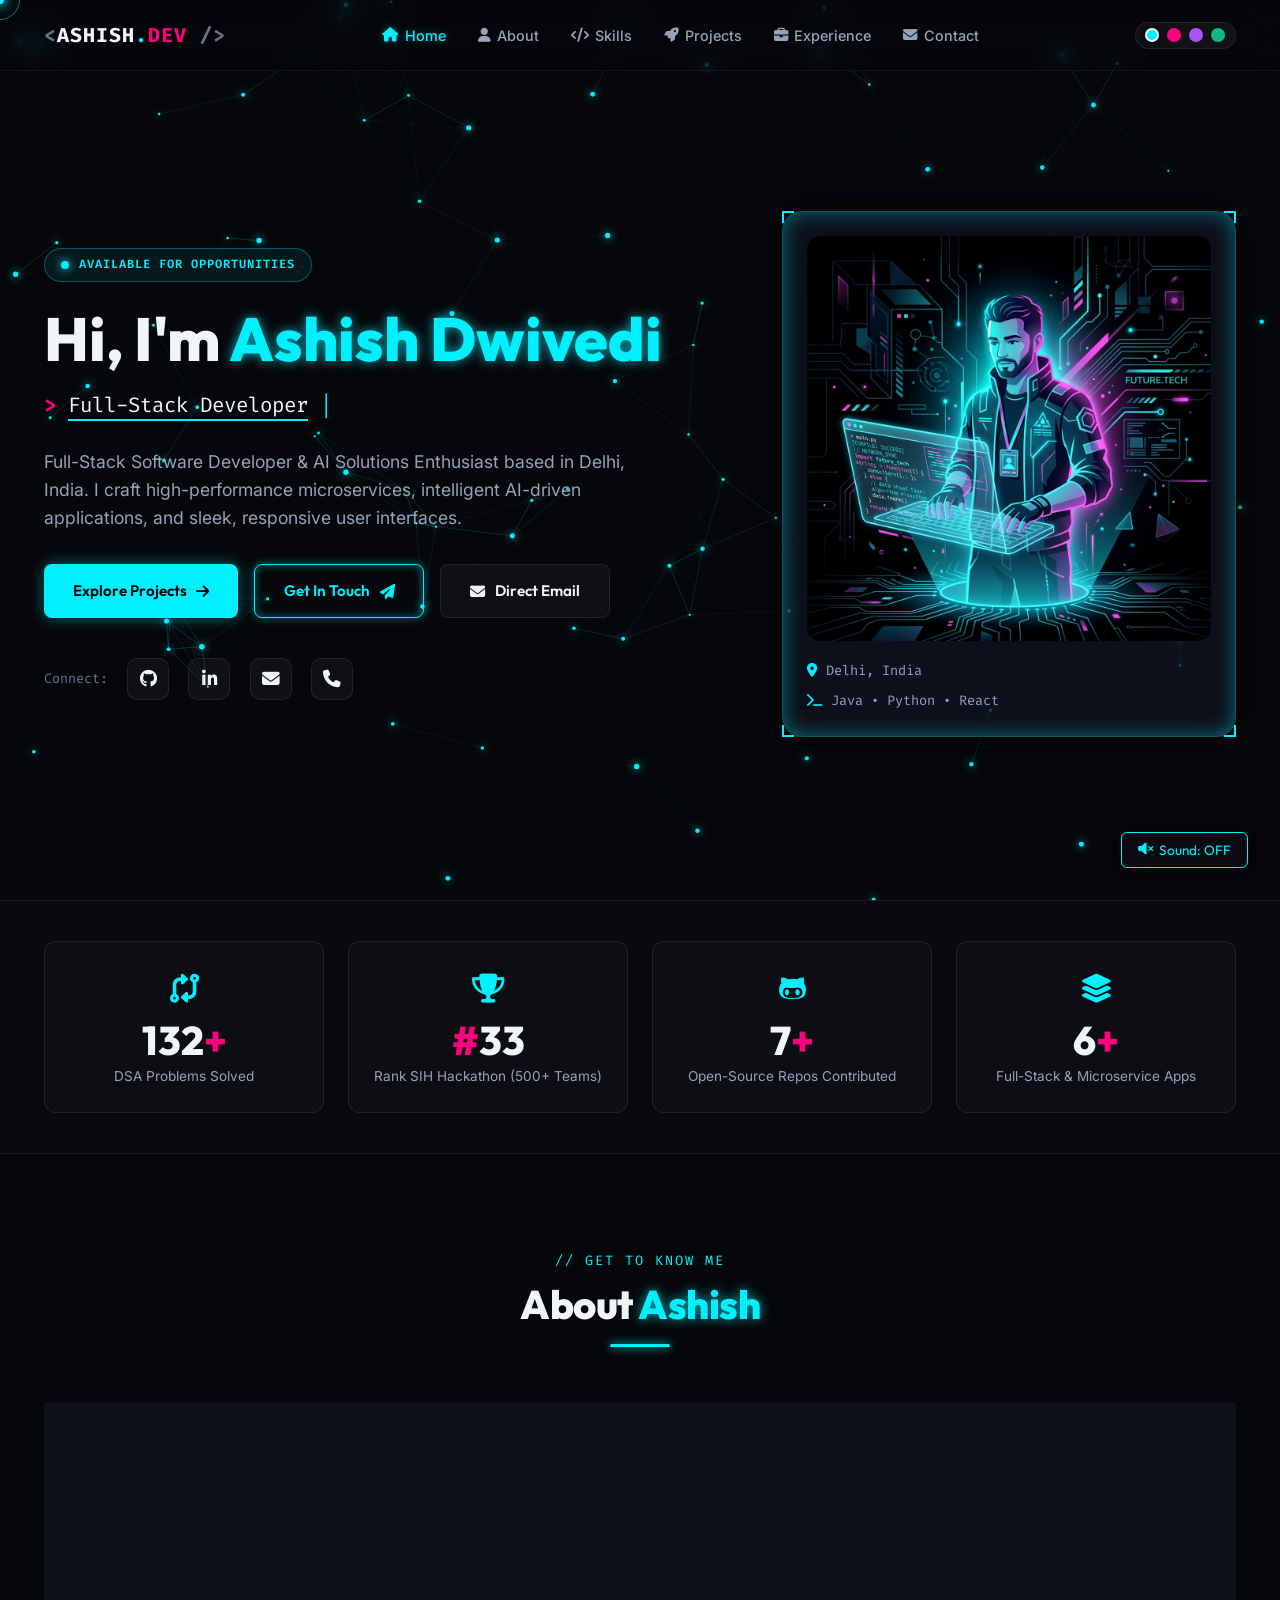
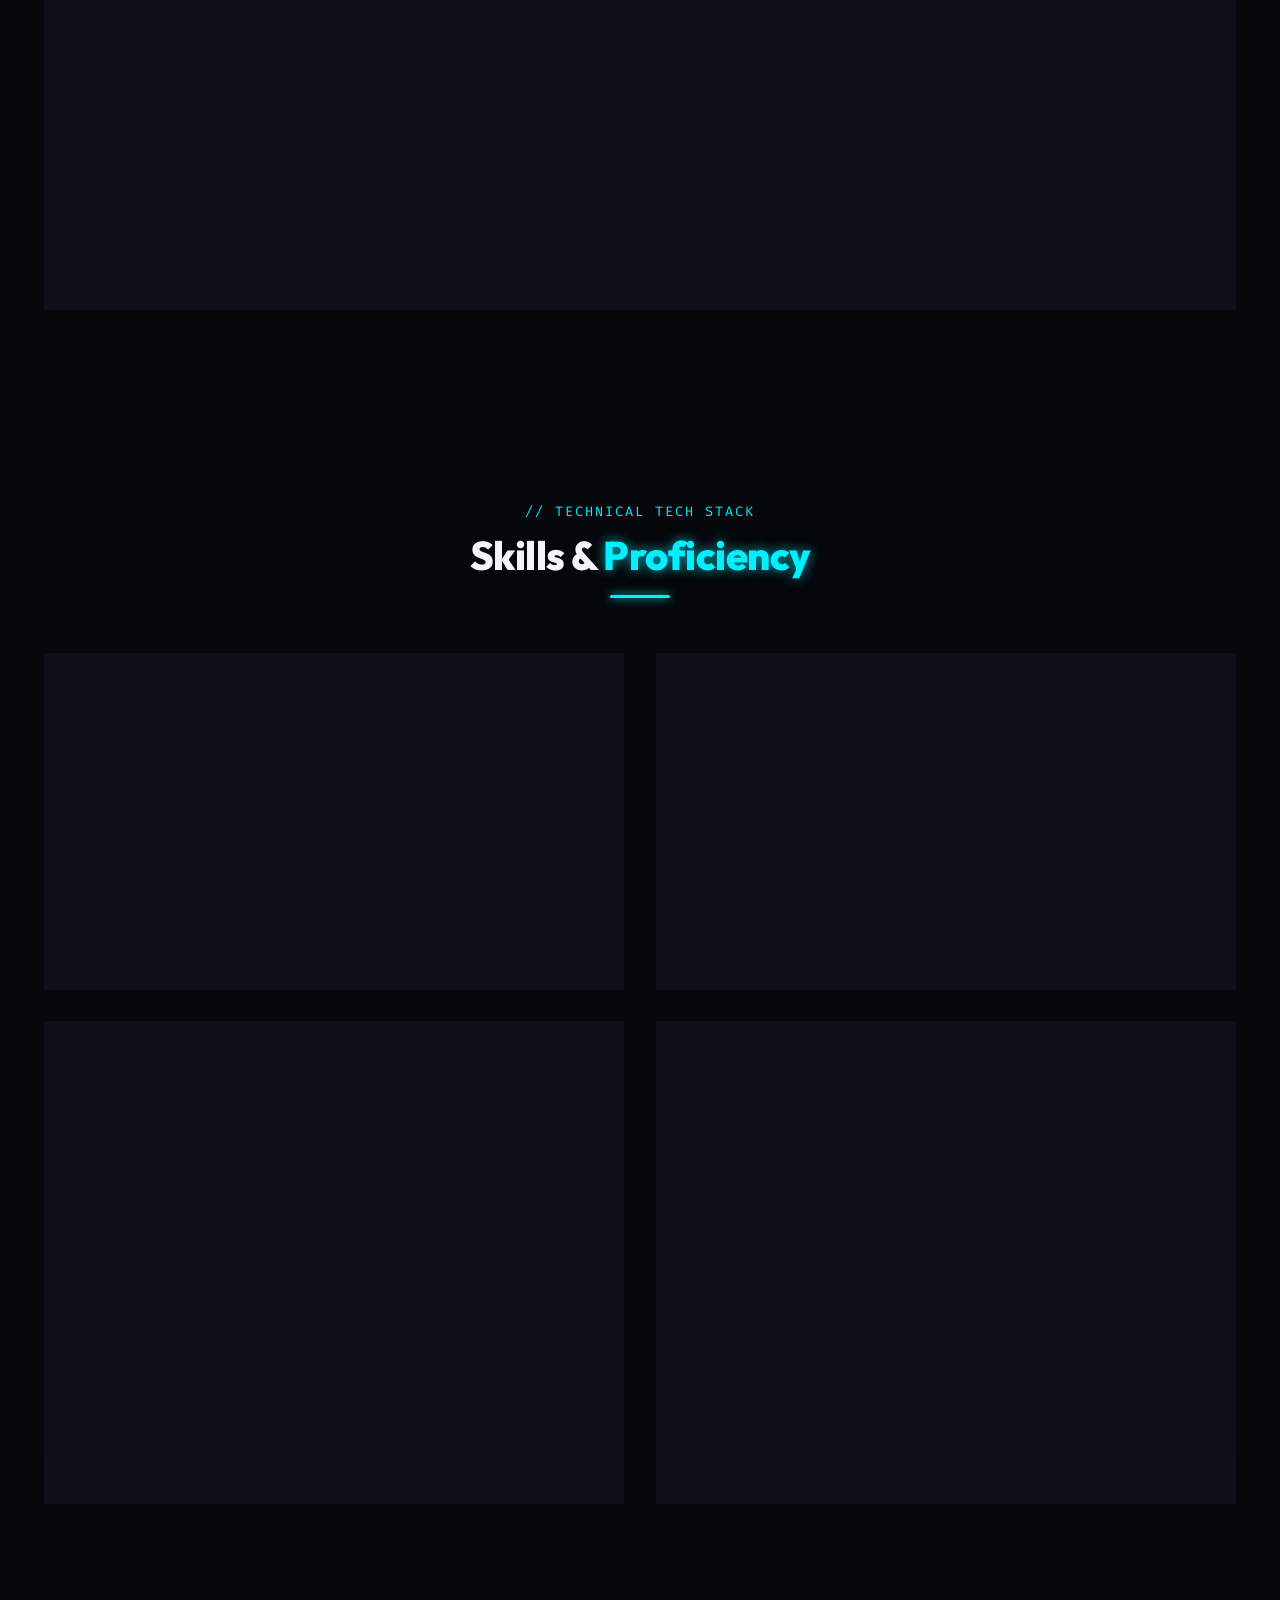
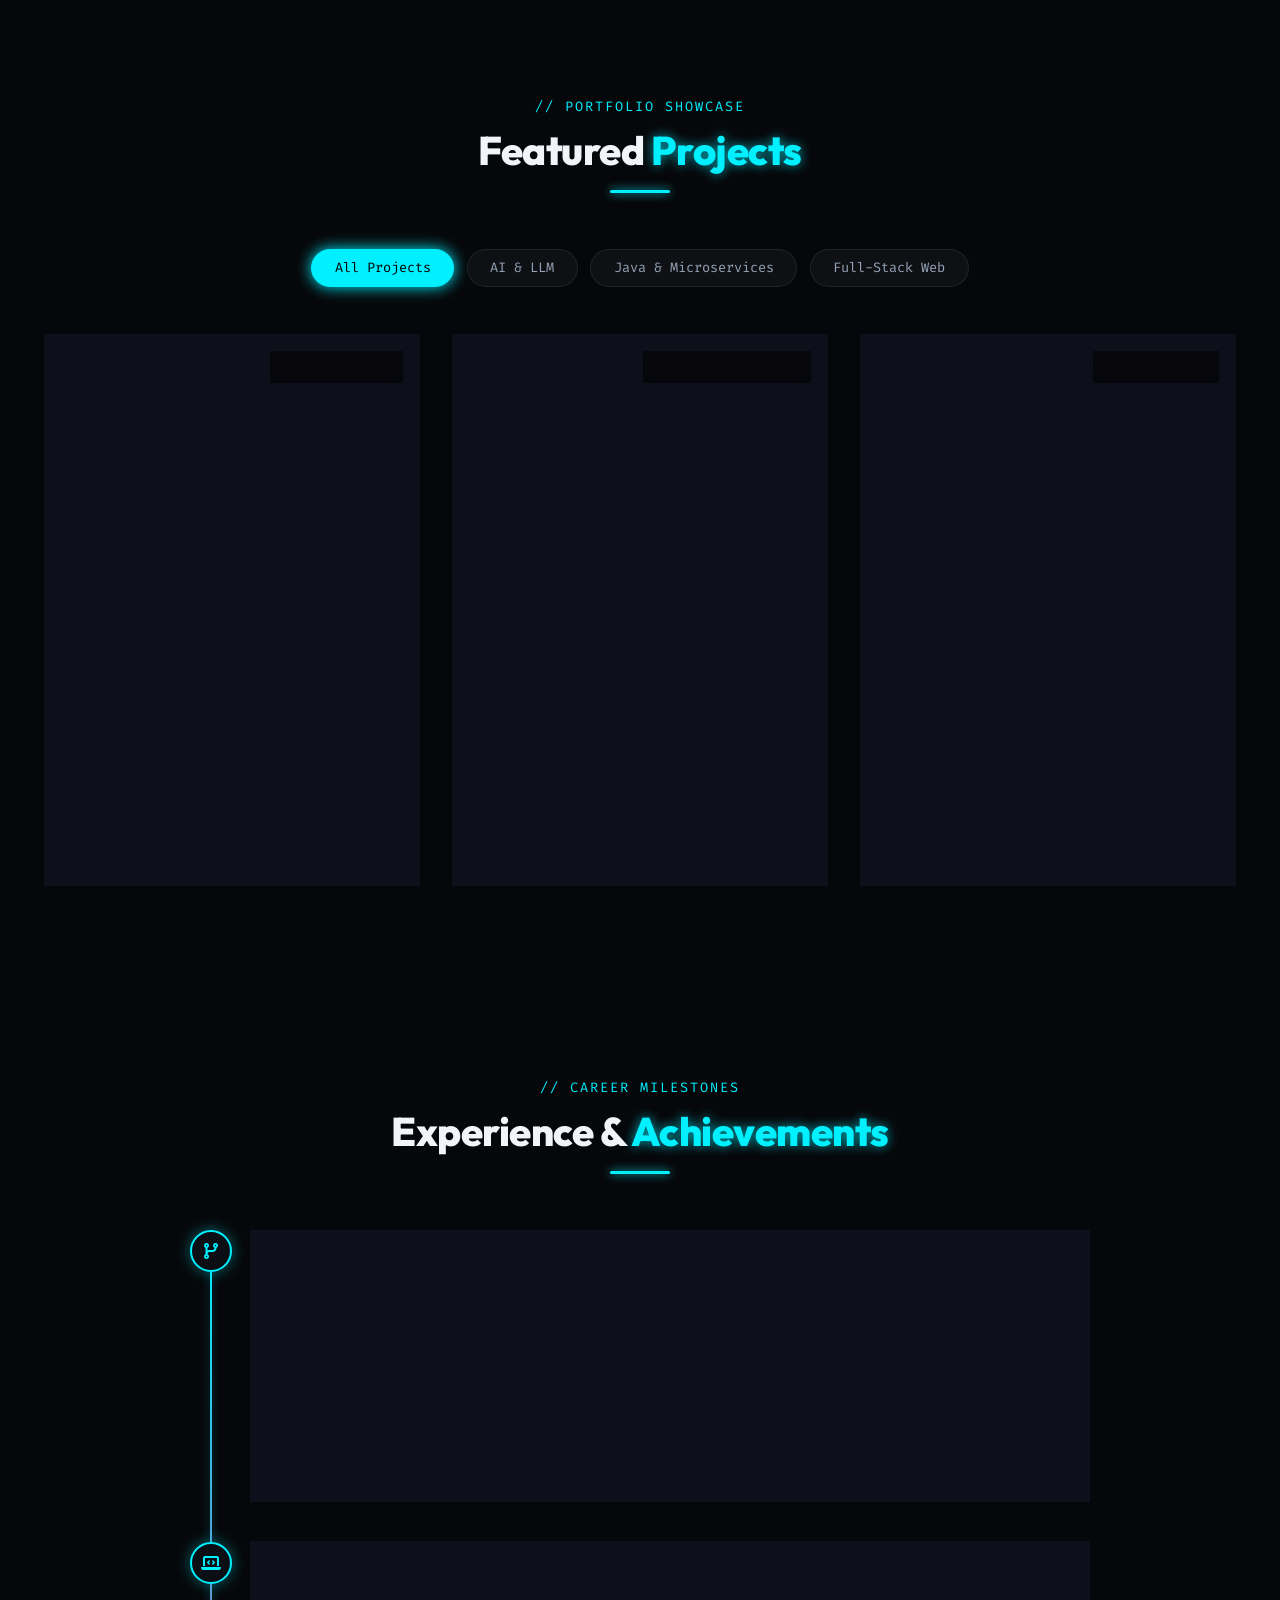
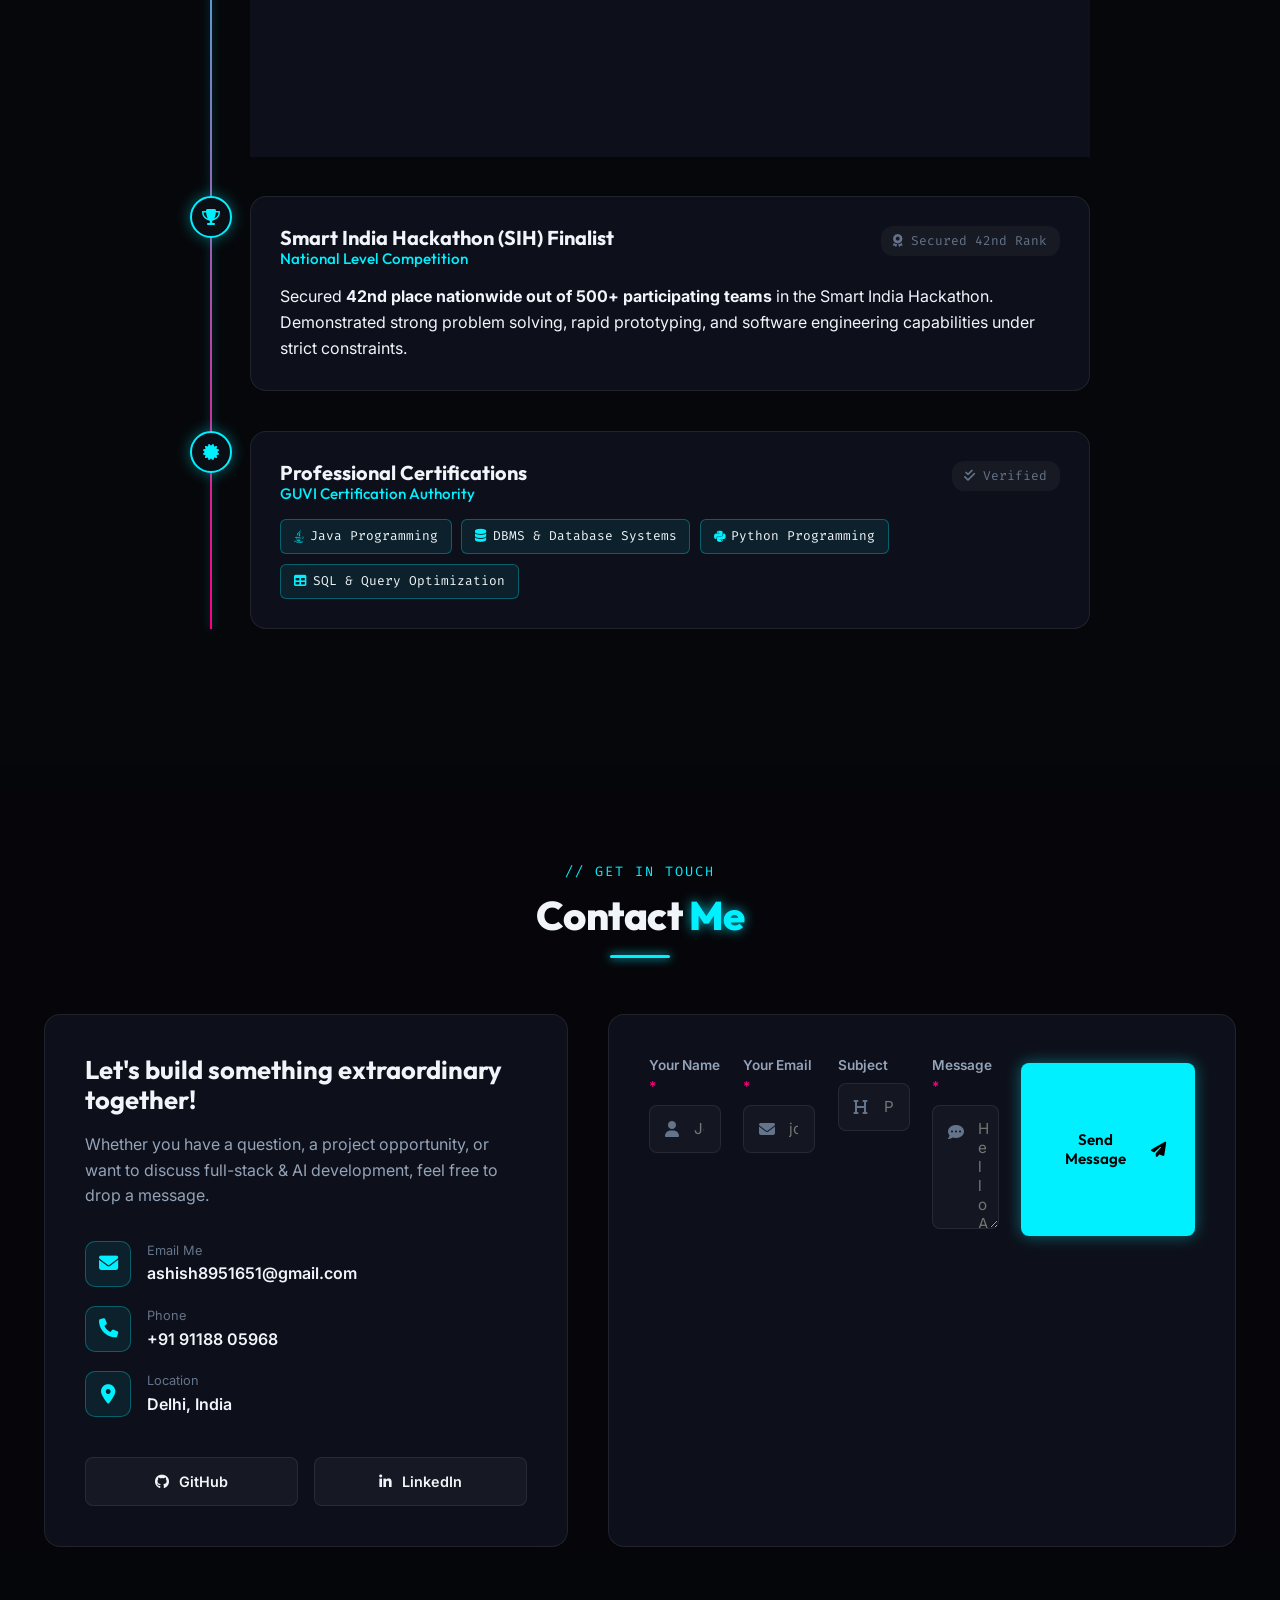
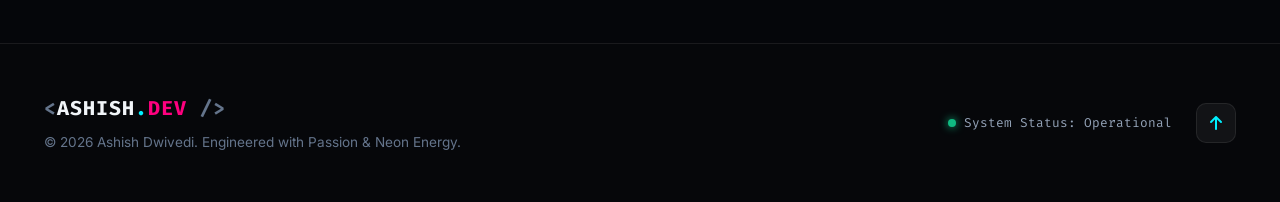
<file: index.html>
<!DOCTYPE html>
<html lang="en" data-theme="cyan">
<head>
  <meta charset="UTF-8">
  <meta name="viewport" content="width=device-width, initial-scale=1.0">
  <meta name="description" content="Ashish Dwivedi - Full-Stack Developer & AI Applications Engineer Portfolio. Specializing in Java, Python, React, Spring Boot, and Microservices.">
  <title>Ashish Dwivedi | Full-Stack & AI Developer</title>
  
  <!-- Google Fonts -->
  <link rel="preconnect" href="https://fonts.googleapis.com">
  <link rel="preconnect" href="https://fonts.gstatic.com" crossorigin>
  <link href="https://fonts.googleapis.com/css2?family=Fira+Code:wght@400;500;600;700&family=Inter:wght@300;400;500;600;700&family=Outfit:wght@400;500;600;700;800;900&display=swap" rel="stylesheet">
  
  <!-- FontAwesome Icons -->
  <link rel="stylesheet" href="https://cdnjs.cloudflare.com/ajax/libs/font-awesome/6.4.0/css/all.min.css">
  
  <!-- Main Stylesheet -->
  <link rel="stylesheet" href="styles.css">
</head>
<body>

  <!-- Background Animated Particle Canvas -->
  <canvas id="particle-canvas"></canvas>

  <!-- Custom Neon Cursor Spotlight -->
  <div class="cursor-dot" id="cursor-dot"></div>
  <div class="cursor-glow" id="cursor-glow"></div>

  <!-- Sound Status Indicator / Floating Audio Toggle -->
  <div class="audio-control-wrapper">
    <button id="sound-toggle" class="neon-btn-sm sound-btn" aria-label="Toggle UI Sound Effects">
      <i class="fa-solid fa-volume-xmark" id="sound-icon"></i>
      <span class="sound-text">Sound: OFF</span>
    </button>
  </div>

  <!-- Navigation Bar -->
  <header class="navbar-container" id="navbar">
    <div class="nav-content max-width">
      <a href="#home" class="nav-logo">
        <span class="logo-bracket">&lt;</span><span class="logo-text">ASHISH</span><span class="logo-dot">.</span><span class="logo-sub">DEV</span><span class="logo-bracket"> /&gt;</span>
      </a>

      <!-- Desktop Links -->
      <nav class="nav-links" id="nav-links">
        <a href="#home" class="nav-link active"><i class="fa-solid fa-house"></i> Home</a>
        <a href="#about" class="nav-link"><i class="fa-solid fa-user"></i> About</a>
        <a href="#skills" class="nav-link"><i class="fa-solid fa-code"></i> Skills</a>
        <a href="#projects" class="nav-link"><i class="fa-solid fa-rocket"></i> Projects</a>
        <a href="#experience" class="nav-link"><i class="fa-solid fa-briefcase"></i> Experience</a>
        <a href="#contact" class="nav-link"><i class="fa-solid fa-envelope"></i> Contact</a>
      </nav>

      <!-- Right Controls: Theme Switcher & Mobile Menu Toggle -->
      <div class="nav-actions">
        <!-- Neon Palette Picker -->
        <div class="theme-picker" id="theme-picker">
          <button class="theme-dot cyan active" data-color="cyan" title="Neon Cyan Theme"></button>
          <button class="theme-dot magenta" data-color="magenta" title="Cyber Magenta Theme"></button>
          <button class="theme-dot purple" data-color="purple" title="Electric Violet Theme"></button>
          <button class="theme-dot emerald" data-color="emerald" title="Acid Lime Theme"></button>
        </div>

        <button class="mobile-menu-btn" id="mobile-toggle" aria-label="Toggle navigation menu">
          <i class="fa-solid fa-bars"></i>
        </button>
      </div>
    </div>
  </header>

  <main>
    <!-- HERO SECTION -->
    <section class="hero-section" id="home">
      <div class="hero-container max-width">
        <div class="hero-text-content">
          <div class="status-badge" data-reveal>
            <span class="status-pulse"></span>
            <span class="status-label">AVAILABLE FOR OPPORTUNITIES</span>
          </div>

          <h1 class="hero-title" data-reveal>
            Hi, I'm <span class="neon-text glow-effect">Ashish Dwivedi</span>
          </h1>

          <div class="typing-container" data-reveal>
            <span class="typing-prefix">&gt; </span>
            <span id="typing-text" class="typing-content"></span>
            <span class="typing-cursor">|</span>
          </div>

          <p class="hero-description" data-reveal>
            Full-Stack Software Developer & AI Solutions Enthusiast based in Delhi, India. 
            I craft high-performance microservices, intelligent AI-driven applications, and sleek, responsive user interfaces.
          </p>

          <!-- Action Buttons -->
          <div class="hero-cta-group" data-reveal>
            <a href="#projects" class="neon-btn primary-btn">
              <span>Explore Projects</span> <i class="fa-solid fa-arrow-right"></i>
            </a>
            <a href="#contact" class="neon-btn secondary-btn">
              <span>Get In Touch</span> <i class="fa-solid fa-paper-plane"></i>
            </a>
            <a href="ashish8951651@gmail.com" class="neon-btn outline-btn" id="email-quick-link" target="_blank" title="Email Ashish">
              <i class="fa-solid fa-envelope"></i> <span>Direct Email</span>
            </a>
          </div>

          <!-- Social Links -->
          <div class="hero-socials" data-reveal>
            <span class="social-label">Connect:</span>
            <a href="https://github.com/" target="_blank" rel="noopener noreferrer" class="social-icon-link" title="GitHub Profile">
              <i class="fa-brands fa-github"></i>
            </a>
            <a href="https://linkedin.com/" target="_blank" rel="noopener noreferrer" class="social-icon-link" title="LinkedIn Profile">
              <i class="fa-brands fa-linkedin-in"></i>
            </a>
            <a href="mailto:ashish8951651@gmail.com" class="social-icon-link" title="Send Email">
              <i class="fa-solid fa-envelope"></i>
            </a>
            <a href="tel:+919118805968" class="social-icon-link" title="Call Ashish">
              <i class="fa-solid fa-phone"></i>
            </a>
          </div>
        </div>

        <!-- Hero Graphic / Avatar Card -->
        <div class="hero-visual" data-reveal>
          <div class="avatar-card-wrapper" id="avatar-card">
            <div class="card-glow-border"></div>
            <div class="avatar-card-inner">
              <div class="card-corner tl"></div>
              <div class="card-corner tr"></div>
              <div class="card-corner bl"></div>
              <div class="card-corner br"></div>
              
              <div class="avatar-img-container">
                <img src="assets/images/avatar.png" alt="Ashish Dwivedi Avatar" class="avatar-img">
                <div class="img-overlay-glow"></div>
              </div>
              
              <div class="avatar-info-tag">
                <div class="info-row">
                  <i class="fa-solid fa-location-dot neon-icon"></i>
                  <span>Delhi, India</span>
                </div>
                <div class="info-row">
                  <i class="fa-solid fa-terminal neon-icon"></i>
                  <span>Java • Python • React</span>
                </div>
              </div>
            </div>
          </div>
        </div>
      </div>
    </section>

    <!-- KEY STATS COUNTER STRIP -->
    <section class="stats-section">
      <div class="stats-container max-width">
        <div class="stat-card" data-reveal>
          <div class="stat-icon"><i class="fa-solid fa-code-compare"></i></div>
          <div class="stat-number-wrapper">
            <span class="stat-number" data-target="150">0</span><span class="stat-plus">+</span>
          </div>
          <p class="stat-label">DSA Problems Solved</p>
        </div>

        <div class="stat-card" data-reveal>
          <div class="stat-icon"><i class="fa-solid fa-trophy"></i></div>
          <div class="stat-number-wrapper">
            <span class="stat-hash">#</span><span class="stat-number" data-target="42">0</span>
          </div>
          <p class="stat-label">Rank SIH Hackathon (500+ Teams)</p>
        </div>

        <div class="stat-card" data-reveal>
          <div class="stat-icon"><i class="fa-brands fa-github-alt"></i></div>
          <div class="stat-number-wrapper">
            <span class="stat-number" data-target="7">0</span><span class="stat-plus">+</span>
          </div>
          <p class="stat-label">Open-Source Repos Contributed</p>
        </div>

        <div class="stat-card" data-reveal>
          <div class="stat-icon"><i class="fa-solid fa-layer-group"></i></div>
          <div class="stat-number-wrapper">
            <span class="stat-number" data-target="6">0</span><span class="stat-plus">+</span>
          </div>
          <p class="stat-label">Full-Stack & Microservice Apps</p>
        </div>
      </div>
    </section>

    <!-- ABOUT SECTION -->
    <section class="about-section" id="about">
      <div class="section-container max-width">
        <div class="section-header" data-reveal>
          <span class="section-subtitle">// GET TO KNOW ME</span>
          <h2 class="section-title">About <span class="neon-text">Ashish</span></h2>
          <div class="section-line"></div>
        </div>

        <div class="about-grid">
          <div class="about-bio-card glass-panel" data-reveal>
            <h3 class="bio-heading"><i class="fa-solid fa-terminal neon-icon"></i> Software Developer & Problem Solver</h3>
            <p class="bio-text">
              I am a detail-oriented software developer with robust foundations in <strong>Java</strong>, <strong>Python</strong>, <strong>React.js</strong>, and <strong>Data Structures & Algorithms</strong>. 
              My journey spans building AI-integrated web applications, architecting microservices with Spring Cloud, and contributing to open-source initiatives like <em>GirlScript Summer of Code</em>.
            </p>
            <p class="bio-text">
              Whether optimizing database queries with ORMs, implementing multi-threaded asynchronous notification pipelines, or designing REST APIs, I thrive on writing clean, scalable, and maintainable code that solves real-world challenges.
            </p>

            <div class="highlights-grid">
              <div class="highlight-item">
                <i class="fa-solid fa-brain highlight-icon"></i>
                <div>
                  <h4>Algorithmic Mindset</h4>
                  <p>Strong focus on OOP, DSA, System Architecture & Database Normalization.</p>
                </div>
              </div>
              <div class="highlight-item">
                <i class="fa-solid fa-microchip highlight-icon"></i>
                <div>
                  <h4>AI & LLM Integration</h4>
                  <p>Building real-time AI tools with FastAPI, Gemini API, and custom NLP parsers.</p>
                </div>
              </div>
              <div class="highlight-item">
                <i class="fa-solid fa-network-wired highlight-icon"></i>
                <div>
                  <h4>Distributed Systems</h4>
                  <p>Microservices with Spring Cloud, Resilience4j circuit breakers & WebSocket streams.</p>
                </div>
              </div>
              <div class="highlight-item">
                <i class="fa-solid fa-people-group highlight-icon"></i>
                <div>
                  <h4>Collaborative Developer</h4>
                  <p>Active open-source contributor, Agile team member, and hackathon competitor.</p>
                </div>
              </div>
            </div>
          </div>
        </div>
      </div>
    </section>

    <!-- SKILLS MATRIX SECTION -->
    <section class="skills-section" id="skills">
      <div class="section-container max-width">
        <div class="section-header" data-reveal>
          <span class="section-subtitle">// TECHNICAL TECH STACK</span>
          <h2 class="section-title">Skills & <span class="neon-text">Proficiency</span></h2>
          <div class="section-line"></div>
        </div>

        <div class="skills-wrapper">
          <!-- Languages Category -->
          <div class="skill-category-card glass-panel" data-reveal>
            <div class="category-header">
              <i class="fa-solid fa-code category-icon"></i>
              <h3>Programming Languages</h3>
            </div>
            <div class="skill-items-list">
              <div class="skill-bar-item">
                <div class="skill-info">
                  <span>Java (OOP, Concurrency, JDBC)</span>
                  <span class="skill-perc">90%</span>
                </div>
                <div class="skill-track"><div class="skill-fill" style="width: 90%;"></div></div>
              </div>
              <div class="skill-bar-item">
                <div class="skill-info">
                  <span>Python (FastAPI, AI/ML, PyPDF)</span>
                  <span class="skill-perc">85%</span>
                </div>
                <div class="skill-track"><div class="skill-fill" style="width: 85%;"></div></div>
              </div>
              <div class="skill-bar-item">
                <div class="skill-info">
                  <span>JavaScript & TypeScript</span>
                  <span class="skill-perc">85%</span>
                </div>
                <div class="skill-track"><div class="skill-fill" style="width: 85%;"></div></div>
              </div>
              <div class="skill-bar-item">
                <div class="skill-info">
                  <span>C Language</span>
                  <span class="skill-perc">75%</span>
                </div>
                <div class="skill-track"><div class="skill-fill" style="width: 75%;"></div></div>
              </div>
            </div>
          </div>

          <!-- Web & Frameworks Category -->
          <div class="skill-category-card glass-panel" data-reveal>
            <div class="category-header">
              <i class="fa-solid fa-cubes category-icon"></i>
              <h3>Web & Frameworks</h3>
            </div>
            <div class="skill-items-list">
              <div class="skill-bar-item">
                <div class="skill-info">
                  <span>Spring Boot & Spring Cloud</span>
                  <span class="skill-perc">88%</span>
                </div>
                <div class="skill-track"><div class="skill-fill" style="width: 88%;"></div></div>
              </div>
              <div class="skill-bar-item">
                <div class="skill-info">
                  <span>React.js & Tailwind CSS</span>
                  <span class="skill-perc">85%</span>
                </div>
                <div class="skill-track"><div class="skill-fill" style="width: 85%;"></div></div>
              </div>
              <div class="skill-bar-item">
                <div class="skill-info">
                  <span>FastAPI & REST APIs</span>
                  <span class="skill-perc">85%</span>
                </div>
                <div class="skill-track"><div class="skill-fill" style="width: 85%;"></div></div>
              </div>
              <div class="skill-bar-item">
                <div class="skill-info">
                  <span>HTML5, CSS3, DOM Manipulation</span>
                  <span class="skill-perc">92%</span>
                </div>
                <div class="skill-track"><div class="skill-fill" style="width: 92%;"></div></div>
              </div>
            </div>
          </div>

          <!-- Databases & Tools Category -->
          <div class="skill-category-card glass-panel" data-reveal>
            <div class="category-header">
              <i class="fa-solid fa-database category-icon"></i>
              <h3>Databases & Infrastructure</h3>
            </div>
            <div class="skill-items-list">
              <div class="skill-bar-item">
                <div class="skill-info">
                  <span>MySQL & Relational Schema Design</span>
                  <span class="skill-perc">88%</span>
                </div>
                <div class="skill-track"><div class="skill-fill" style="width: 88%;"></div></div>
              </div>
              <div class="skill-bar-item">
                <div class="skill-info">
                  <span>SQLAlchemy ORM & JDBC</span>
                  <span class="skill-perc">85%</span>
                </div>
                <div class="skill-track"><div class="skill-fill" style="width: 85%;"></div></div>
              </div>
              <div class="skill-bar-item">
                <div class="skill-info">
                  <span>Git, GitHub & Version Control</span>
                  <span class="skill-perc">90%</span>
                </div>
                <div class="skill-track"><div class="skill-fill" style="width: 90%;"></div></div>
              </div>
              <div class="skill-bar-item">
                <div class="skill-info">
                  <span>Apache Tomcat 10.1 & Servlets</span>
                  <span class="skill-perc">80%</span>
                </div>
                <div class="skill-track"><div class="skill-fill" style="width: 80%;"></div></div>
              </div>
            </div>
          </div>

          <!-- Core CS Concepts -->
          <div class="skill-category-card glass-panel" data-reveal>
            <div class="category-header">
              <i class="fa-solid fa-diagram-project category-icon"></i>
              <h3>Core Fundamentals</h3>
            </div>
            <div class="skill-tags-cloud">
              <span class="tech-tag neon-tag"><i class="fa-solid fa-check"></i> Data Structures & Algorithms</span>
              <span class="tech-tag neon-tag"><i class="fa-solid fa-check"></i> Object-Oriented Programming (OOP)</span>
              <span class="tech-tag neon-tag"><i class="fa-solid fa-check"></i> Microservices Architecture</span>
              <span class="tech-tag neon-tag"><i class="fa-solid fa-check"></i> WebSocket Real-Time Protocols</span>
              <span class="tech-tag neon-tag"><i class="fa-solid fa-check"></i> Circuit Breakers (Resilience4j)</span>
              <span class="tech-tag neon-tag"><i class="fa-solid fa-check"></i> Multithreading & Async Processing</span>
              <span class="tech-tag neon-tag"><i class="fa-solid fa-check"></i> Operating Systems & DBMS</span>
              <span class="tech-tag neon-tag"><i class="fa-solid fa-check"></i> Agile & GitHub Workflows</span>
            </div>
          </div>
        </div>
      </div>
    </section>

    <!-- FEATURED PROJECTS SECTION -->
    <section class="projects-section" id="projects">
      <div class="section-container max-width">
        <div class="section-header" data-reveal>
          <span class="section-subtitle">// PORTFOLIO SHOWCASE</span>
          <h2 class="section-title">Featured <span class="neon-text">Projects</span></h2>
          <div class="section-line"></div>
        </div>

        <!-- Filter Controls -->
        <div class="project-filters" data-reveal>
          <button class="filter-btn active" data-filter="all">All Projects</button>
          <button class="filter-btn" data-filter="ai">AI & LLM</button>
          <button class="filter-btn" data-filter="java">Java & Microservices</button>
          <button class="filter-btn" data-filter="web">Full-Stack Web</button>
        </div>

        <!-- Projects Grid -->
        <div class="projects-grid">
          
          <!-- PROJECT 1: AI INTERVIEW COPILOT -->
          <article class="project-card glass-panel" data-category="ai" data-reveal>
            <div class="project-img-wrapper">
              <img src="assets/images/project-ai.png" alt="AI Interview Copilot Preview" class="project-img">
              <div class="project-img-badge">AI / Full-Stack</div>
            </div>
            
            <div class="project-content">
              <h3 class="project-title">AI Interview Copilot</h3>
              <p class="project-summary">
                Full-stack AI application delivering automated mock technical & behavioral interviews with instant LLM-powered feedback and ATS compatibility scoring.
              </p>
              
              <div class="project-tech-stack">
                <span class="badge">React</span>
                <span class="badge">TypeScript</span>
                <span class="badge">FastAPI</span>
                <span class="badge">Python</span>
                <span class="badge">Gemini API</span>
                <span class="badge">SQLAlchemy</span>
              </div>

              <div class="project-links">
                <button class="neon-btn-sm modal-trigger" data-modal="modal-ai">
                  <i class="fa-solid fa-circle-info"></i> Learn More
                </button>
                <a href="https://github.com/" target="_blank" rel="noopener noreferrer" class="neon-btn-sm outline" title="View Source Code on GitHub">
                  <i class="fa-brands fa-github"></i> GitHub Code
                </a>
              </div>
            </div>
          </article>

          <!-- PROJECT 2: MICROSERVICES FINANCE -->
          <article class="project-card glass-panel" data-category="java" data-reveal>
            <div class="project-img-wrapper">
              <img src="assets/images/project-microservices.png" alt="Microservices Financial Processing Preview" class="project-img">
              <div class="project-img-badge">Java / Microservices</div>
            </div>
            
            <div class="project-content">
              <h3 class="project-title">Real-Time Financial Transaction Processing</h3>
              <p class="project-summary">
                Architected a 6-service microservice ecosystem with Spring Boot 3, WebSocket live alerts, OpenFeign inter-service REST, and Resilience4j circuit breakers.
              </p>
              
              <div class="project-tech-stack">
                <span class="badge">Java</span>
                <span class="badge">Spring Boot 3</span>
                <span class="badge">Spring Cloud</span>
                <span class="badge">WebSocket</span>
                <span class="badge">MySQL</span>
                <span class="badge">Resilience4j</span>
              </div>

              <div class="project-links">
                <button class="neon-btn-sm modal-trigger" data-modal="modal-finance">
                  <i class="fa-solid fa-circle-info"></i> Learn More
                </button>
                <a href="https://github.com/" target="_blank" rel="noopener noreferrer" class="neon-btn-sm outline" title="View Source Code on GitHub">
                  <i class="fa-brands fa-github"></i> GitHub Code
                </a>
              </div>
            </div>
          </article>

          <!-- PROJECT 3: FUSION FEAST -->
          <article class="project-card glass-panel" data-category="web" data-reveal>
            <div class="project-img-wrapper">
              <img src="assets/images/project-fusion.png" alt="Fusion Feast Web Application Preview" class="project-img">
              <div class="project-img-badge">Full-Stack Web</div>
            </div>
            
            <div class="project-content">
              <h3 class="project-title">Fusion Feast - Full-Stack Restaurant Web App</h3>
              <p class="project-summary">
                End-to-end restaurant management solution with 4 RESTful Java Servlets, MVC architecture, JDBC PreparedStatements, and asynchronous multi-threaded notification dispatch.
              </p>
              
              <div class="project-tech-stack">
                <span class="badge">Java Servlets</span>
                <span class="badge">JSP</span>
                <span class="badge">JDBC</span>
                <span class="badge">MySQL</span>
                <span class="badge">Apache Tomcat 10.1</span>
              </div>

              <div class="project-links">
                <button class="neon-btn-sm modal-trigger" data-modal="modal-fusion">
                  <i class="fa-solid fa-circle-info"></i> Learn More
                </button>
                <a href="https://github.com/" target="_blank" rel="noopener noreferrer" class="neon-btn-sm outline" title="View Source Code on GitHub">
                  <i class="fa-brands fa-github"></i> GitHub Code
                </a>
              </div>
            </div>
          </article>

        </div>
      </div>
    </section>

    <!-- EXPERIENCE & ACHIEVEMENTS SECTION -->
    <section class="experience-section" id="experience">
      <div class="section-container max-width">
        <div class="section-header" data-reveal>
          <span class="section-subtitle">// CAREER MILESTONES</span>
          <h2 class="section-title">Experience & <span class="neon-text">Achievements</span></h2>
          <div class="section-line"></div>
        </div>

        <div class="timeline-container">
          
          <!-- Item 1: GirlScript -->
          <div class="timeline-item" data-reveal>
            <div class="timeline-dot"><i class="fa-solid fa-code-branch"></i></div>
            <div class="timeline-content glass-panel">
              <div class="timeline-header">
                <div>
                  <h3 class="role-title">Open-Source Contributor (Intern)</h3>
                  <h4 class="company-name">GirlScript Summer of Code</h4>
                </div>
                <span class="timeline-date"><i class="fa-regular fa-calendar"></i> Jul 2025 - Sep 2025</span>
              </div>
              <ul class="timeline-bullets">
                <li>Contributed to <strong>7+ open-source repositories</strong> by implementing key features and code refactoring.</li>
                <li>Developed a <em>Coding Contest Companion Bot</em> integrating CodeChef, CodeForces, and TechGig APIs.</li>
                <li>Resolved 15+ complex issues, enhanced documentation, and reduced contributor onboarding time by <strong>25%</strong>.</li>
                <li>Collaborated with over 100+ global contributors using GitHub issues, pull requests, and Agile workflows.</li>
              </ul>
            </div>
          </div>

          <!-- Item 2: Prodigy InfoTech -->
          <div class="timeline-item" data-reveal>
            <div class="timeline-dot"><i class="fa-solid fa-laptop-code"></i></div>
            <div class="timeline-content glass-panel">
              <div class="timeline-header">
                <div>
                  <h3 class="role-title">Web Development Intern</h3>
                  <h4 class="company-name">Prodigy InfoTech</h4>
                </div>
                <span class="timeline-date"><i class="fa-regular fa-calendar"></i> Jul 2024 - Aug 2024</span>
              </div>
              <ul class="timeline-bullets">
                <li>Designed and developed 6 fully responsive web modules using HTML5, CSS3, and JavaScript.</li>
                <li>Implemented modern UI/UX enhancements and validated cross-browser cross-platform compatibility.</li>
                <li>Worked in a fast-paced development team to deliver software modules ahead of schedule.</li>
              </ul>
            </div>
          </div>

          <!-- Item 3: Smart India Hackathon & Problem Solving -->
          <div class="timeline-item" data-reveal>
            <div class="timeline-dot"><i class="fa-solid fa-trophy"></i></div>
            <div class="timeline-content glass-panel">
              <div class="timeline-header">
                <div>
                  <h3 class="role-title">Smart India Hackathon (SIH) Finalist</h3>
                  <h4 class="company-name">National Level Competition</h4>
                </div>
                <span class="timeline-date"><i class="fa-solid fa-award"></i> Secured 42nd Rank</span>
              </div>
              <p class="timeline-text">
                Secured <strong>42nd place nationwide out of 500+ participating teams</strong> in the Smart India Hackathon. 
                Demonstrated strong problem solving, rapid prototyping, and software engineering capabilities under strict constraints.
              </p>
            </div>
          </div>

          <!-- Item 4: Certifications -->
          <div class="timeline-item" data-reveal>
            <div class="timeline-dot"><i class="fa-solid fa-certificate"></i></div>
            <div class="timeline-content glass-panel">
              <div class="timeline-header">
                <div>
                  <h3 class="role-title">Professional Certifications</h3>
                  <h4 class="company-name">GUVI Certification Authority</h4>
                </div>
                <span class="timeline-date"><i class="fa-solid fa-check-double"></i> Verified</span>
              </div>
              <div class="cert-chips">
                <span class="cert-chip"><i class="fa-brands fa-java"></i> Java Programming</span>
                <span class="cert-chip"><i class="fa-solid fa-database"></i> DBMS & Database Systems</span>
                <span class="cert-chip"><i class="fa-brands fa-python"></i> Python Programming</span>
                <span class="cert-chip"><i class="fa-solid fa-table"></i> SQL & Query Optimization</span>
              </div>
            </div>
          </div>

        </div>
      </div>
    </section>

    <!-- CONTACT SECTION -->
    <section class="contact-section" id="contact">
      <div class="section-container max-width">
        <div class="section-header" data-reveal>
          <span class="section-subtitle">// GET IN TOUCH</span>
          <h2 class="section-title">Contact <span class="neon-text">Me</span></h2>
          <div class="section-line"></div>
        </div>

        <div class="contact-grid">
          <!-- Info Column -->
          <div class="contact-info-col glass-panel" data-reveal>
            <h3 class="contact-info-title">Let's build something extraordinary together!</h3>
            <p class="contact-info-desc">
              Whether you have a question, a project opportunity, or want to discuss full-stack & AI development, feel free to drop a message.
            </p>

            <div class="info-card-list">
              <div class="contact-detail-card">
                <div class="detail-icon"><i class="fa-solid fa-envelope"></i></div>
                <div>
                  <span class="detail-label">Email Me</span>
                  <a href="mailto:ashish8951651@gmail.com" class="detail-value">ashish8951651@gmail.com</a>
                </div>
              </div>

              <div class="contact-detail-card">
                <div class="detail-icon"><i class="fa-solid fa-phone"></i></div>
                <div>
                  <span class="detail-label">Phone</span>
                  <a href="tel:+919118805968" class="detail-value">+91 91188 05968</a>
                </div>
              </div>

              <div class="contact-detail-card">
                <div class="detail-icon"><i class="fa-solid fa-location-dot"></i></div>
                <div>
                  <span class="detail-label">Location</span>
                  <span class="detail-value">Delhi, India</span>
                </div>
              </div>
            </div>

            <!-- Social Links Group -->
            <div class="contact-social-bar">
              <a href="https://github.com/" target="_blank" rel="noopener noreferrer" class="neon-social-btn" title="GitHub">
                <i class="fa-brands fa-github"></i> <span>GitHub</span>
              </a>
              <a href="https://linkedin.com/" target="_blank" rel="noopener noreferrer" class="neon-social-btn" title="LinkedIn">
                <i class="fa-brands fa-linkedin-in"></i> <span>LinkedIn</span>
              </a>
            </div>
          </div>

          <!-- Interactive Form Column -->
          <div class="contact-form-col glass-panel" data-reveal>
            <form id="contact-form" class="neon-form" novalidate>
              <div class="form-group">
                <label for="form-name">Your Name <span class="required">*</span></label>
                <div class="input-wrapper">
                  <i class="fa-solid fa-user input-icon"></i>
                  <input type="text" id="form-name" placeholder="John Doe" required>
                </div>
              </div>

              <div class="form-group">
                <label for="form-email">Your Email <span class="required">*</span></label>
                <div class="input-wrapper">
                  <i class="fa-solid fa-envelope input-icon"></i>
                  <input type="email" id="form-email" placeholder="john@example.com" required>
                </div>
              </div>

              <div class="form-group">
                <label for="form-subject">Subject</label>
                <div class="input-wrapper">
                  <i class="fa-solid fa-heading input-icon"></i>
                  <input type="text" id="form-subject" placeholder="Project Opportunity / Inquiry">
                </div>
              </div>

              <div class="form-group">
                <label for="form-message">Message <span class="required">*</span></label>
                <div class="input-wrapper textarea-wrapper">
                  <i class="fa-solid fa-comment-dots input-icon"></i>
                  <textarea id="form-message" rows="5" placeholder="Hello Ashish, I would like to discuss..." required></textarea>
                </div>
              </div>

              <button type="submit" class="neon-btn primary-btn submit-btn" id="submit-btn">
                <span>Send Message</span> <i class="fa-solid fa-paper-plane"></i>
              </button>

              <div id="form-toast" class="form-toast hidden"></div>
            </form>
          </div>
        </div>
      </div>
    </section>
  </main>

  <!-- FOOTER -->
  <footer class="footer-container">
    <div class="footer-content max-width">
      <div class="footer-brand">
        <a href="#home" class="nav-logo">
          <span class="logo-bracket">&lt;</span><span class="logo-text">ASHISH</span><span class="logo-dot">.</span><span class="logo-sub">DEV</span><span class="logo-bracket"> /&gt;</span>
        </a>
        <p>© 2026 Ashish Dwivedi. Engineered with Passion & Neon Energy.</p>
      </div>

      <div class="footer-actions">
        <div class="sys-status">
          <span class="status-dot"></span> System Status: Operational
        </div>
        <a href="#home" class="back-to-top" id="back-to-top" title="Back to top">
          <i class="fa-solid fa-arrow-up"></i>
        </a>
      </div>
    </div>
  </footer>

  <!-- PROJECT MODAL POPUPS -->

  <!-- Modal 1: AI Interview Copilot -->
  <div class="modal-backdrop hidden" id="modal-ai">
    <div class="modal-container glass-panel">
      <button class="modal-close" data-close><i class="fa-solid fa-xmark"></i></button>
      <div class="modal-body">
        <img src="assets/images/project-ai.png" alt="AI Interview Copilot Overview" class="modal-img">
        <h3 class="modal-title">AI Interview Copilot - Full-Stack AI Application</h3>
        <p class="modal-text">
          Architected a real-time AI-powered interview preparation app with FastAPI and React (TypeScript, Tailwind CSS), delivering automated mock technical/behavioral interviews and instant AI-generated response feedback.
        </p>
        
        <h4 class="modal-subtitle">Key Features & Technical Architecture:</h4>
        <ul class="modal-list">
          <li>Integrated LLM orchestration (Google Gemini API / OpenAI) with custom PDF parsing pipelines (PyPDF) to analyze user resumes and calculate ATS compatibility scores.</li>
          <li>Generates dynamic skill improvement roadmaps tailored to specified job descriptions.</li>
          <li>Designed a high-performance relational database schema using SQLAlchemy ORM to manage normalized data for users, multi-turn interview conversations, resume analyses, and feedback history.</li>
          <li>Secured with JSON Web Token (JWT) user authentication.</li>
        </ul>

        <div class="modal-actions">
          <a href="https://github.com/" target="_blank" rel="noopener noreferrer" class="neon-btn primary-btn">
            <i class="fa-brands fa-github"></i> View GitHub Repository
          </a>
        </div>
      </div>
    </div>
  </div>

  <!-- Modal 2: Microservices Finance -->
  <div class="modal-backdrop hidden" id="modal-finance">
    <div class="modal-container glass-panel">
      <button class="modal-close" data-close><i class="fa-solid fa-xmark"></i></button>
      <div class="modal-body">
        <img src="assets/images/project-microservices.png" alt="Microservices Architecture Overview" class="modal-img">
        <h3 class="modal-title">Microservices-Based Real-Time Financial Transaction System</h3>
        <p class="modal-text">
          Architected and built a 6-service microservices system (auth, account, transaction, notification, API gateway, service discovery) using Spring Boot 3 and Spring Cloud, with each service owning an independent MySQL database.
        </p>

        <h4 class="modal-subtitle">Key Features & Technical Architecture:</h4>
        <ul class="modal-list">
          <li>Built real-time transaction notifications using WebSocket, pushing live updates to connected clients instead of relying on polling.</li>
          <li>Used OpenFeign for inter-service REST communication and Resilience4j circuit breakers to handle downstream service failures gracefully.</li>
          <li>Decoupled architecture ensuring high fault tolerance, zero single point of failure, and independent horizontal scaling.</li>
        </ul>

        <div class="modal-actions">
          <a href="https://github.com/" target="_blank" rel="noopener noreferrer" class="neon-btn primary-btn">
            <i class="fa-brands fa-github"></i> View GitHub Repository
          </a>
        </div>
      </div>
    </div>
  </div>

  <!-- Modal 3: Fusion Feast -->
  <div class="modal-backdrop hidden" id="modal-fusion">
    <div class="modal-container glass-panel">
      <button class="modal-close" data-close><i class="fa-solid fa-xmark"></i></button>
      <div class="modal-body">
        <img src="assets/images/project-fusion.png" alt="Fusion Feast App Overview" class="modal-img">
        <h3 class="modal-title">Fusion Feast - Full-Stack Restaurant Web Application</h3>
        <p class="modal-text">
          Developed a complete full-stack restaurant web application using Java Servlets, JSP, JDBC, and MySQL, deployed on Apache Tomcat 10.1.
        </p>

        <h4 class="modal-subtitle">Key Features & Technical Architecture:</h4>
        <ul class="modal-list">
          <li>Built 4 RESTful Java Servlets (Menu, Reservation, Admin, Contact) handling HTTP GET/POST requests and returning JSON responses to the frontend.</li>
          <li>Implemented MVC architecture with DAO pattern using JDBC PreparedStatements to prevent SQL injection vulnerabilities.</li>
          <li>Applied multithreading in Java to send email and SMS notifications asynchronously without blocking the HTTP response thread.</li>
        </ul>

        <div class="modal-actions">
          <a href="https://github.com/" target="_blank" rel="noopener noreferrer" class="neon-btn primary-btn">
            <i class="fa-brands fa-github"></i> View GitHub Repository
          </a>
        </div>
      </div>
    </div>
  </div>

  <!-- JavaScript Main Application Script -->
  <script src="app.js"></script>
</body>
</html>
</file>
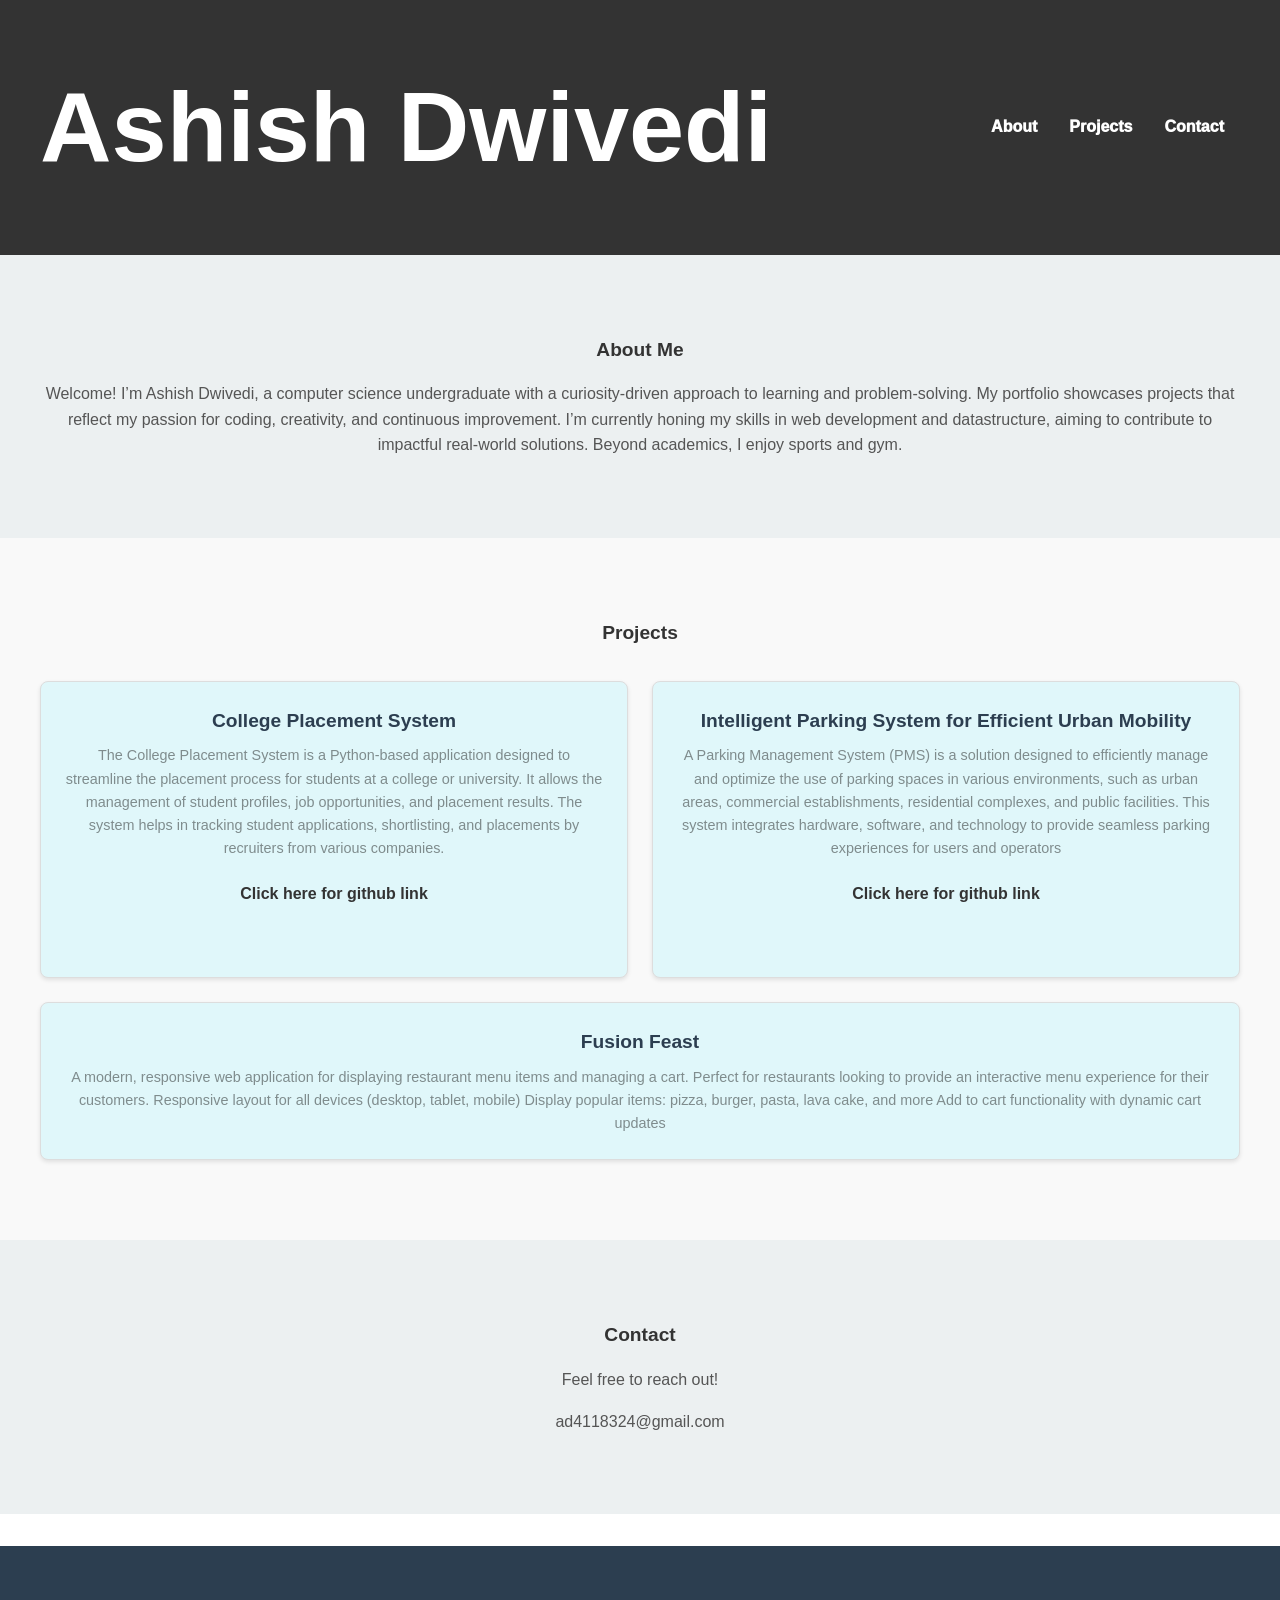
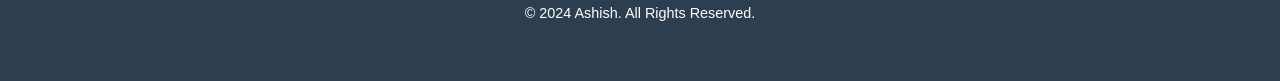
<file: portfolio.html>
<!DOCTYPE html>
<html lang="en">
<head>
  <meta charset="UTF-8">
  <meta name="viewport" content="width=device-width, initial-scale=1.0">
   <link rel="stylesheet" href="portfolio.css">
  <title>Portfolio</title>
 
</head>

<body>
  <header>
    <div class="container">
      <h1>Ashish Dwivedi</h1>
      <nav>
        <ul>
          <li><a href="#about">About</a></li>
          <li><a href="#projects">Projects</a></li>
          <li><a href="#contact">Contact</a></li>
        </ul>
      </nav>
    </div>
  </header>

  <section id="about">
    <div class="container">
      <h2>About Me</h2>
      <p>Welcome!
        I’m Ashish Dwivedi, a computer science undergraduate with a curiosity-driven approach to learning and problem-solving. My portfolio showcases projects that reflect my passion for coding, creativity, and continuous improvement.
        I’m currently honing my skills in web development and datastructure, aiming to contribute to impactful real-world solutions.
        Beyond academics, I enjoy sports and gym.</p>
    </div>
  </section>

  <section id="projects">
    <div class="container">
      <h2>Projects</h2>
      <div class="project-list">
        <div class="project">
          <h3>College Placement System</h3>
          <p>The College Placement System is a Python-based application designed to streamline the placement process for students at a college or university. It allows the management of student profiles, job opportunities, and placement results. The system helps in tracking student applications, shortlisting, and placements by recruiters from various companies.
            <br>
            <h4>
            <a href="https://github.com/Ashish-5225/College-placement-project.git" target="_blank" rel="noopener noreferrer"> Click here for github link</a>
          </h4>
          </br>
          </p>
        </div>
        <div class="project">
          <h3>Intelligent Parking System for Efficient Urban Mobility</h3>
          <p>A Parking Management System (PMS) is a solution designed to efficiently manage and optimize the use of parking spaces in various environments, such as urban areas, commercial establishments, residential complexes, and public facilities. This system integrates hardware, software, and technology to provide seamless parking experiences for users and operators
            <br>
            <h4>
            <a href="https://github.com/Ashish-5225/Parking-management-System.git" target="_blank" rel="noopener noreferrer"> Click here for github link</a>
          </h4>
          </br>

            </p>
        </div>
        <div class="project">
          <h3>Fusion Feast</h3>
          <p>A modern, responsive web application for displaying restaurant menu items and managing a cart. Perfect for restaurants looking to provide an interactive menu experience for their customers.
            Responsive layout for all devices (desktop, tablet, mobile)
            Display popular items: pizza, burger, pasta, lava cake, and more
            Add to cart functionality with dynamic cart updates

</p>
        </div>
      </div>
    </div>
  </section>

  <section id="contact">
    <div class="container">
      <h2>Contact</h2>
      <p>Feel free to reach out!</p>
      <p>ad4118324@gmail.com</p>
    </div>
  </section>

  <footer>
    <div class="container">
      <p>© 2024 Ashish. All Rights Reserved.</p>
    </div>
  </footer>
</body>
</html>
</file>
<file: styles.css>
/* ==========================================================================
   ASHISH DWIVEDI - NEON ANIMATED PORTFOLIO STYLES
   Design Tokens, Glassmorphism, Theme Switcher & Responsive Layouts
   ========================================================================== */

/* --------------------------------------------------------------------------
   1. COLOR PALETTES & THEME TOKENS
   -------------------------------------------------------------------------- */
:root {
  /* Default Theme: Neon Cyan */
  --neon-primary: #00f0ff;
  --neon-glow: rgba(0, 240, 255, 0.4);
  --neon-glow-strong: rgba(0, 240, 255, 0.7);
  --neon-secondary: #ff007f;
  --neon-secondary-glow: rgba(255, 0, 127, 0.4);
  --neon-accent: #a855f7;
  
  /* Dark Void Colors */
  --bg-deep: #06070a;
  --bg-surface: #0c0e15;
  --bg-card: rgba(16, 20, 32, 0.75);
  --bg-card-hover: rgba(22, 28, 45, 0.85);
  
  /* Text & Border */
  --text-main: #f1f5f9;
  --text-muted: #94a3b8;
  --text-dim: #64748b;
  --border-glass: rgba(255, 255, 255, 0.08);
  --border-neon: rgba(0, 240, 255, 0.3);

  /* Fonts */
  --font-heading: 'Outfit', -apple-system, sans-serif;
  --font-body: 'Inter', -apple-system, sans-serif;
  --font-mono: 'Fira Code', monospace;

  /* Transitions & Shadows */
  --transition-fast: 0.2s cubic-bezier(0.4, 0, 0.2, 1);
  --transition-normal: 0.35s cubic-bezier(0.4, 0, 0.2, 1);
  --transition-slow: 0.6s cubic-bezier(0.16, 1, 0.3, 1);
  --box-shadow-neon: 0 0 20px var(--neon-glow), 0 0 40px rgba(0, 0, 0, 0.8);
}

/* Theme Override: Cyber Magenta */
[data-theme="magenta"] {
  --neon-primary: #ff007f;
  --neon-glow: rgba(255, 0, 127, 0.4);
  --neon-glow-strong: rgba(255, 0, 127, 0.7);
  --neon-secondary: #00f0ff;
  --neon-secondary-glow: rgba(0, 240, 255, 0.4);
  --neon-accent: #e11d48;
  --border-neon: rgba(255, 0, 127, 0.3);
}

/* Theme Override: Electric Violet */
[data-theme="purple"] {
  --neon-primary: #a855f7;
  --neon-glow: rgba(168, 85, 247, 0.4);
  --neon-glow-strong: rgba(168, 85, 247, 0.7);
  --neon-secondary: #00f0ff;
  --neon-secondary-glow: rgba(0, 240, 255, 0.4);
  --neon-accent: #ec4899;
  --border-neon: rgba(168, 85, 247, 0.3);
}

/* Theme Override: Acid Lime / Emerald */
[data-theme="emerald"] {
  --neon-primary: #10b981;
  --neon-glow: rgba(16, 185, 129, 0.4);
  --neon-glow-strong: rgba(16, 185, 129, 0.7);
  --neon-secondary: #3b82f6;
  --neon-secondary-glow: rgba(59, 130, 246, 0.4);
  --neon-accent: #f59e0b;
  --border-neon: rgba(16, 185, 129, 0.3);
}

/* --------------------------------------------------------------------------
   2. GLOBAL RESET & BASE STYLES
   -------------------------------------------------------------------------- */
*, *::before, *::after {
  box-sizing: border-box;
  margin: 0;
  padding: 0;
}

html {
  scroll-behavior: smooth;
  font-size: 16px;
  background-color: var(--bg-deep);
  color: var(--text-main);
  font-family: var(--font-body);
  overflow-x: hidden;
}

body {
  min-height: 100vh;
  position: relative;
  line-height: 1.6;
}

/* Custom Scrollbar */
::-webkit-scrollbar {
  width: 8px;
}
::-webkit-scrollbar-track {
  background: var(--bg-deep);
}
::-webkit-scrollbar-thumb {
  background: rgba(255, 255, 255, 0.15);
  border-radius: 4px;
}
::-webkit-scrollbar-thumb:hover {
  background: var(--neon-primary);
  box-shadow: 0 0 10px var(--neon-primary);
}

/* Layout Container */
.max-width {
  max-width: 1240px;
  margin: 0 auto;
  padding: 0 1.5rem;
}

/* --------------------------------------------------------------------------
   3. BACKGROUND CANVAS & CURSOR
   -------------------------------------------------------------------------- */
#particle-canvas {
  position: fixed;
  top: 0;
  left: 0;
  width: 100vw;
  height: 100vh;
  z-index: -1;
  pointer-events: none;
}

/* Custom Cursor Spotlight */
.cursor-dot {
  width: 8px;
  height: 8px;
  background: var(--neon-primary);
  border-radius: 50%;
  position: fixed;
  top: 0;
  left: 0;
  pointer-events: none;
  z-index: 9999;
  transform: translate(-50%, -50%);
  box-shadow: 0 0 10px var(--neon-primary);
  transition: transform 0.05s ease-out;
}

.cursor-glow {
  width: 40px;
  height: 40px;
  border: 1px solid var(--neon-primary);
  border-radius: 50%;
  position: fixed;
  top: 0;
  left: 0;
  pointer-events: none;
  z-index: 9998;
  transform: translate(-50%, -50%);
  background: radial-gradient(circle, var(--neon-glow) 0%, transparent 70%);
  opacity: 0.5;
  transition: width 0.2s, height 0.2s, opacity 0.2s;
}

/* Hide custom cursor on touch devices */
@media (hover: none) and (pointer: coarse) {
  .cursor-dot, .cursor-glow {
    display: none !important;
  }
}

/* --------------------------------------------------------------------------
   4. TYPOGRAPHY & GENERAL COMPONENTS
   -------------------------------------------------------------------------- */
h1, h2, h3, h4, h5, h6 {
  font-family: var(--font-heading);
  color: var(--text-main);
  line-height: 1.2;
}

a {
  color: inherit;
  text-decoration: none;
  transition: var(--transition-fast);
}

.neon-text {
  color: var(--neon-primary);
  text-shadow: 0 0 12px var(--neon-glow-strong);
}

/* Glassmorphism Panel */
.glass-panel {
  background: var(--bg-card);
  backdrop-filter: blur(16px);
  -webkit-backdrop-filter: blur(16px);
  border: 1px solid var(--border-glass);
  border-radius: 16px;
  transition: var(--transition-normal);
  position: relative;
  overflow: hidden;
}

.glass-panel:hover {
  border-color: var(--border-neon);
  box-shadow: 0 8px 32px rgba(0, 0, 0, 0.5), 0 0 15px var(--neon-glow);
  transform: translateY(-4px);
}

/* Neon Buttons */
.neon-btn {
  display: inline-flex;
  align-items: center;
  gap: 0.6rem;
  padding: 0.85rem 1.8rem;
  font-family: var(--font-heading);
  font-weight: 600;
  font-size: 0.95rem;
  border-radius: 8px;
  cursor: pointer;
  transition: var(--transition-normal);
  position: relative;
  overflow: hidden;
  border: none;
}

.neon-btn.primary-btn {
  background: var(--neon-primary);
  color: #000;
  box-shadow: 0 0 15px var(--neon-glow);
}

.neon-btn.primary-btn:hover {
  background: #fff;
  box-shadow: 0 0 25px var(--neon-primary), 0 0 40px var(--neon-glow-strong);
  transform: translateY(-2px);
}

.neon-btn.secondary-btn {
  background: transparent;
  color: var(--neon-primary);
  border: 1px solid var(--neon-primary);
  box-shadow: inset 0 0 10px var(--neon-glow), 0 0 10px var(--neon-glow);
}

.neon-btn.secondary-btn:hover {
  background: var(--neon-primary);
  color: #000;
  box-shadow: 0 0 20px var(--neon-primary);
  transform: translateY(-2px);
}

.neon-btn.outline-btn {
  background: rgba(255, 255, 255, 0.04);
  color: var(--text-main);
  border: 1px solid var(--border-glass);
}

.neon-btn.outline-btn:hover {
  border-color: var(--neon-primary);
  color: var(--neon-primary);
  background: rgba(0, 240, 255, 0.05);
}

.neon-btn-sm {
  padding: 0.5rem 1rem;
  font-size: 0.85rem;
  border-radius: 6px;
  border: 1px solid var(--neon-primary);
  background: rgba(0, 240, 255, 0.08);
  color: var(--neon-primary);
  cursor: pointer;
  transition: var(--transition-fast);
  display: inline-flex;
  align-items: center;
  gap: 0.4rem;
  font-family: var(--font-heading);
}

.neon-btn-sm:hover {
  background: var(--neon-primary);
  color: #000;
  box-shadow: 0 0 12px var(--neon-primary);
}

.neon-btn-sm.outline {
  border-color: var(--border-glass);
  background: transparent;
  color: var(--text-muted);
}
.neon-btn-sm.outline:hover {
  border-color: var(--neon-secondary);
  color: var(--neon-secondary);
  background: rgba(255, 0, 127, 0.1);
}

/* Floating Audio Toggle */
.audio-control-wrapper {
  position: fixed;
  bottom: 2rem;
  right: 2rem;
  z-index: 999;
}

.sound-btn {
  backdrop-filter: blur(10px);
  background: rgba(12, 14, 21, 0.85);
  box-shadow: 0 4px 20px rgba(0, 0, 0, 0.6);
}

/* Section Header styling */
.section-header {
  text-align: center;
  margin-bottom: 3.5rem;
}

.section-subtitle {
  font-family: var(--font-mono);
  color: var(--neon-primary);
  font-size: 0.85rem;
  letter-spacing: 2px;
  text-transform: uppercase;
  display: block;
  margin-bottom: 0.5rem;
}

.section-title {
  font-size: 2.5rem;
  font-weight: 800;
  letter-spacing: -0.5px;
}

.section-line {
  width: 60px;
  height: 3px;
  background: var(--neon-primary);
  margin: 1rem auto 0;
  border-radius: 2px;
  box-shadow: 0 0 10px var(--neon-primary);
}

/* --------------------------------------------------------------------------
   5. NAVIGATION BAR & THEME PICKER
   -------------------------------------------------------------------------- */
.navbar-container {
  position: fixed;
  top: 0;
  left: 0;
  width: 100%;
  z-index: 1000;
  padding: 1.2rem 0;
  transition: var(--transition-normal);
  background: rgba(6, 7, 10, 0.4);
  backdrop-filter: blur(12px);
  border-bottom: 1px solid rgba(255, 255, 255, 0.05);
}

.navbar-container.scrolled {
  padding: 0.8rem 0;
  background: rgba(6, 7, 10, 0.9);
  border-bottom-color: var(--border-neon);
  box-shadow: 0 4px 20px rgba(0, 0, 0, 0.8);
}

.nav-content {
  display: flex;
  align-items: center;
  justify-content: space-between;
}

.nav-logo {
  font-family: var(--font-mono);
  font-weight: 700;
  font-size: 1.25rem;
  letter-spacing: 1px;
}

.logo-bracket { color: var(--text-dim); }
.logo-text { color: var(--text-main); }
.logo-dot { color: var(--neon-primary); }
.logo-sub { color: var(--neon-secondary); }

.nav-links {
  display: flex;
  align-items: center;
  gap: 2rem;
}

.nav-link {
  font-size: 0.9rem;
  font-weight: 500;
  color: var(--text-muted);
  display: flex;
  align-items: center;
  gap: 0.4rem;
}

.nav-link:hover, .nav-link.active {
  color: var(--neon-primary);
  text-shadow: 0 0 8px var(--neon-glow);
}

.nav-actions {
  display: flex;
  align-items: center;
  gap: 1.2rem;
}

/* Palette Picker Dots */
.theme-picker {
  display: flex;
  align-items: center;
  gap: 0.5rem;
  background: rgba(255, 255, 255, 0.05);
  padding: 0.35rem 0.6rem;
  border-radius: 20px;
  border: 1px solid var(--border-glass);
}

.theme-dot {
  width: 14px;
  height: 14px;
  border-radius: 50%;
  border: 2px solid transparent;
  cursor: pointer;
  transition: transform 0.2s;
}

.theme-dot.cyan { background: #00f0ff; }
.theme-dot.magenta { background: #ff007f; }
.theme-dot.purple { background: #a855f7; }
.theme-dot.emerald { background: #10b981; }

.theme-dot:hover { transform: scale(1.2); }
.theme-dot.active {
  border-color: #fff;
  box-shadow: 0 0 8px currentColor;
}

.mobile-menu-btn {
  display: none;
  background: none;
  border: none;
  color: var(--text-main);
  font-size: 1.4rem;
  cursor: pointer;
}

/* --------------------------------------------------------------------------
   6. HERO SECTION & AVATAR
   -------------------------------------------------------------------------- */
.hero-section {
  min-height: 100vh;
  display: flex;
  align-items: center;
  padding-top: 7rem;
  padding-bottom: 4rem;
}

.hero-container {
  display: grid;
  grid-template-columns: 1.2fr 0.8fr;
  gap: 3.5rem;
  align-items: center;
}

.status-badge {
  display: inline-flex;
  align-items: center;
  gap: 0.6rem;
  padding: 0.4rem 1rem;
  border-radius: 20px;
  background: rgba(0, 240, 255, 0.08);
  border: 1px solid var(--border-neon);
  margin-bottom: 1.5rem;
}

.status-pulse {
  width: 8px;
  height: 8px;
  border-radius: 50%;
  background: var(--neon-primary);
  box-shadow: 0 0 10px var(--neon-primary);
  animation: pulse-glow 1.5s infinite;
}

@keyframes pulse-glow {
  0%, 100% { transform: scale(1); opacity: 1; }
  50% { transform: scale(1.4); opacity: 0.5; }
}

.status-label {
  font-family: var(--font-mono);
  font-size: 0.75rem;
  color: var(--neon-primary);
  letter-spacing: 1px;
  font-weight: 600;
}

.hero-title {
  font-size: 3.8rem;
  font-weight: 800;
  margin-bottom: 1rem;
  line-height: 1.1;
}

.typing-container {
  font-family: var(--font-mono);
  font-size: 1.3rem;
  color: var(--text-muted);
  margin-bottom: 1.5rem;
  min-height: 2.2rem;
}

.typing-prefix {
  color: var(--neon-secondary);
  font-weight: 700;
}

.typing-content {
  color: var(--text-main);
  border-bottom: 2px solid var(--neon-primary);
}

.typing-cursor {
  color: var(--neon-primary);
  animation: blink 0.8s infinite;
}

@keyframes blink {
  0%, 100% { opacity: 1; }
  50% { opacity: 0; }
}

.hero-description {
  font-size: 1.1rem;
  color: var(--text-muted);
  margin-bottom: 2rem;
  max-width: 600px;
}

.hero-cta-group {
  display: flex;
  flex-wrap: wrap;
  gap: 1rem;
  margin-bottom: 2.5rem;
}

.hero-socials {
  display: flex;
  align-items: center;
  gap: 1.2rem;
}

.social-label {
  font-family: var(--font-mono);
  font-size: 0.85rem;
  color: var(--text-dim);
}

.social-icon-link {
  width: 42px;
  height: 42px;
  border-radius: 10px;
  background: rgba(255, 255, 255, 0.04);
  border: 1px solid var(--border-glass);
  display: flex;
  align-items: center;
  justify-content: center;
  font-size: 1.1rem;
  color: var(--text-main);
}

.social-icon-link:hover {
  background: var(--neon-primary);
  color: #000;
  border-color: var(--neon-primary);
  box-shadow: 0 0 15px var(--neon-primary);
  transform: translateY(-3px);
}

/* Avatar 3D Card */
.avatar-card-wrapper {
  perspective: 1000px;
}

.avatar-card-inner {
  background: var(--bg-card);
  border: 1px solid var(--border-neon);
  border-radius: 20px;
  padding: 1.5rem;
  position: relative;
  box-shadow: 0 0 30px rgba(0, 0, 0, 0.8), inset 0 0 20px var(--neon-glow);
  transform-style: preserve-3d;
  transition: transform 0.1s;
}

.card-corner {
  position: absolute;
  width: 12px;
  height: 12px;
  border: 2px solid var(--neon-primary);
}
.card-corner.tl { top: -1px; left: -1px; border-right: none; border-bottom: none; }
.card-corner.tr { top: -1px; right: -1px; border-left: none; border-bottom: none; }
.card-corner.bl { bottom: -1px; left: -1px; border-right: none; border-top: none; }
.card-corner.br { bottom: -1px; right: -1px; border-left: none; border-top: none; }

.avatar-img-container {
  border-radius: 14px;
  overflow: hidden;
  position: relative;
  aspect-ratio: 1;
}

.avatar-img {
  width: 100%;
  height: 100%;
  object-fit: cover;
  display: block;
}

.avatar-info-tag {
  margin-top: 1.2rem;
  display: flex;
  flex-direction: column;
  gap: 0.5rem;
  font-family: var(--font-mono);
  font-size: 0.85rem;
}

.info-row {
  display: flex;
  align-items: center;
  gap: 0.6rem;
  color: var(--text-muted);
}

.neon-icon { color: var(--neon-primary); }

/* --------------------------------------------------------------------------
   7. STATS STRIP
   -------------------------------------------------------------------------- */
.stats-section {
  padding: 2.5rem 0;
  background: rgba(12, 14, 21, 0.6);
  border-top: 1px solid var(--border-glass);
  border-bottom: 1px solid var(--border-glass);
}

.stats-container {
  display: grid;
  grid-template-columns: repeat(4, 1fr);
  gap: 1.5rem;
}

.stat-card {
  text-align: center;
  padding: 1.5rem;
  border-radius: 12px;
  background: rgba(255, 255, 255, 0.02);
  border: 1px solid var(--border-glass);
}

.stat-icon {
  font-size: 1.8rem;
  color: var(--neon-primary);
  margin-bottom: 0.5rem;
}

.stat-number-wrapper {
  font-family: var(--font-heading);
  font-size: 2.5rem;
  font-weight: 800;
  color: var(--text-main);
  line-height: 1;
}

.stat-plus, .stat-hash {
  color: var(--neon-secondary);
}

.stat-label {
  font-size: 0.85rem;
  color: var(--text-muted);
  margin-top: 0.4rem;
}

/* --------------------------------------------------------------------------
   8. ABOUT SECTION
   -------------------------------------------------------------------------- */
.about-section {
  padding: 6rem 0;
}

.about-bio-card {
  padding: 2.5rem;
}

.bio-heading {
  font-size: 1.5rem;
  margin-bottom: 1.2rem;
  display: flex;
  align-items: center;
  gap: 0.8rem;
}

.bio-text {
  color: var(--text-muted);
  font-size: 1.05rem;
  margin-bottom: 1.2rem;

  strong { color: var(--text-main); }
  em { color: var(--neon-primary); font-style: normal; }
}

.highlights-grid {
  display: grid;
  grid-template-columns: repeat(2, 1fr);
  gap: 1.5rem;
  margin-top: 2rem;
  padding-top: 2rem;
  border-top: 1px solid var(--border-glass);
}

.highlight-item {
  display: flex;
  gap: 1rem;
  align-items: flex-start;

  h4 {
    font-size: 1.05rem;
    margin-bottom: 0.2rem;
  }
  p {
    font-size: 0.85rem;
    color: var(--text-muted);
  }
}

.highlight-icon {
  font-size: 1.5rem;
  color: var(--neon-primary);
  background: rgba(0, 240, 255, 0.08);
  padding: 0.8rem;
  border-radius: 10px;
  border: 1px solid var(--border-neon);
}

/* --------------------------------------------------------------------------
   9. SKILLS SECTION
   -------------------------------------------------------------------------- */
.skills-section {
  padding: 6rem 0;
  background: rgba(6, 7, 10, 0.3);
}

.skills-wrapper {
  display: grid;
  grid-template-columns: repeat(2, 1fr);
  gap: 2rem;
}

.skill-category-card {
  padding: 2rem;
}

.category-header {
  display: flex;
  align-items: center;
  gap: 0.8rem;
  margin-bottom: 1.5rem;
  padding-bottom: 0.8rem;
  border-bottom: 1px solid var(--border-glass);

  h3 {
    font-size: 1.25rem;
  }
}

.category-icon {
  color: var(--neon-primary);
  font-size: 1.3rem;
}

.skill-items-list {
  display: flex;
  flex-direction: column;
  gap: 1.2rem;
}

.skill-info {
  display: flex;
  justify-content: space-between;
  font-size: 0.9rem;
  font-weight: 500;
  margin-bottom: 0.4rem;
}

.skill-perc {
  font-family: var(--font-mono);
  color: var(--neon-primary);
}

.skill-track {
  width: 100%;
  height: 8px;
  background: rgba(255, 255, 255, 0.06);
  border-radius: 4px;
  overflow: hidden;
}

.skill-fill {
  height: 100%;
  background: linear-gradient(90deg, var(--neon-primary), var(--neon-secondary));
  border-radius: 4px;
  box-shadow: 0 0 10px var(--neon-glow);
  transform-origin: left;
  transition: width 1.2s cubic-bezier(0.1, 0.5, 0.1, 1);
}

.skill-tags-cloud {
  display: flex;
  flex-wrap: wrap;
  gap: 0.8rem;
}

.neon-tag {
  font-family: var(--font-mono);
  font-size: 0.85rem;
  padding: 0.5rem 0.9rem;
  border-radius: 20px;
  background: rgba(255, 255, 255, 0.04);
  border: 1px solid var(--border-glass);
  color: var(--text-main);
  display: inline-flex;
  align-items: center;
  gap: 0.4rem;
}

.neon-tag i { color: var(--neon-primary); }

.neon-tag:hover {
  border-color: var(--neon-primary);
  color: var(--neon-primary);
  box-shadow: 0 0 10px var(--neon-glow);
}

/* --------------------------------------------------------------------------
   10. PROJECTS SECTION & FILTER TABS
   -------------------------------------------------------------------------- */
.projects-section {
  padding: 6rem 0;
}

.project-filters {
  display: flex;
  justify-content: center;
  gap: 0.8rem;
  margin-bottom: 3rem;
  flex-wrap: wrap;
}

.filter-btn {
  font-family: var(--font-mono);
  font-size: 0.85rem;
  padding: 0.6rem 1.4rem;
  border-radius: 20px;
  background: rgba(255, 255, 255, 0.04);
  border: 1px solid var(--border-glass);
  color: var(--text-muted);
  cursor: pointer;
  transition: var(--transition-normal);
}

.filter-btn:hover, .filter-btn.active {
  background: var(--neon-primary);
  color: #000;
  border-color: var(--neon-primary);
  box-shadow: 0 0 15px var(--neon-primary);
}

.projects-grid {
  display: grid;
  grid-template-columns: repeat(3, 1fr);
  gap: 2rem;
}

.project-card {
  display: flex;
  flex-direction: column;
}

.project-img-wrapper {
  position: relative;
  aspect-ratio: 16 / 9;
  overflow: hidden;
}

.project-img {
  width: 100%;
  height: 100%;
  object-fit: cover;
  transition: transform 0.5s ease;
}

.project-card:hover .project-img {
  transform: scale(1.06);
}

.project-img-badge {
  position: absolute;
  top: 1rem;
  right: 1rem;
  background: rgba(6, 7, 10, 0.85);
  backdrop-filter: blur(8px);
  border: 1px solid var(--border-neon);
  color: var(--neon-primary);
  font-family: var(--font-mono);
  font-size: 0.75rem;
  padding: 0.3rem 0.8rem;
  border-radius: 20px;
}

.project-content {
  padding: 1.5rem;
  display: flex;
  flex-direction: column;
  flex-grow: 1;
}

.project-title {
  font-size: 1.25rem;
  margin-bottom: 0.6rem;
}

.project-summary {
  font-size: 0.9rem;
  color: var(--text-muted);
  margin-bottom: 1.2rem;
  flex-grow: 1;
}

.project-tech-stack {
  display: flex;
  flex-wrap: wrap;
  gap: 0.4rem;
  margin-bottom: 1.5rem;
}

.badge {
  font-family: var(--font-mono);
  font-size: 0.75rem;
  padding: 0.2rem 0.6rem;
  border-radius: 4px;
  background: rgba(255, 255, 255, 0.05);
  color: var(--text-muted);
}

.project-links {
  display: flex;
  gap: 0.8rem;
}

/* --------------------------------------------------------------------------
   11. EXPERIENCE & TIMELINE
   -------------------------------------------------------------------------- */
.experience-section {
  padding: 6rem 0;
}

.timeline-container {
  position: relative;
  max-width: 900px;
  margin: 0 auto;
}

.timeline-container::before {
  content: '';
  position: absolute;
  left: 20px;
  top: 0;
  height: 100%;
  width: 2px;
  background: linear-gradient(180deg, var(--neon-primary), var(--neon-secondary));
  box-shadow: 0 0 10px var(--neon-glow);
}

.timeline-item {
  position: relative;
  padding-left: 60px;
  margin-bottom: 2.5rem;
}

.timeline-dot {
  position: absolute;
  left: 0;
  top: 0;
  width: 42px;
  height: 42px;
  border-radius: 50%;
  background: var(--bg-surface);
  border: 2px solid var(--neon-primary);
  display: flex;
  align-items: center;
  justify-content: center;
  color: var(--neon-primary);
  box-shadow: 0 0 15px var(--neon-glow);
}

.timeline-content {
  padding: 1.8rem;
}

.timeline-header {
  display: flex;
  justify-content: space-between;
  align-items: flex-start;
  margin-bottom: 1rem;
  flex-wrap: wrap;
  gap: 0.5rem;
}

.role-title {
  font-size: 1.25rem;
}

.company-name {
  font-size: 0.95rem;
  color: var(--neon-primary);
  font-weight: 500;
}

.timeline-date {
  font-family: var(--font-mono);
  font-size: 0.8rem;
  color: var(--text-dim);
  background: rgba(255, 255, 255, 0.04);
  padding: 0.3rem 0.8rem;
  border-radius: 12px;
}

.timeline-bullets {
  padding-left: 1.2rem;
  color: var(--text-muted);
  font-size: 0.95rem;

  li {
    margin-bottom: 0.5rem;
  }
}

.cert-chips {
  display: flex;
  flex-wrap: wrap;
  gap: 0.6rem;
  margin-top: 0.8rem;
}

.cert-chip {
  font-family: var(--font-mono);
  font-size: 0.8rem;
  padding: 0.4rem 0.8rem;
  border-radius: 6px;
  background: rgba(0, 240, 255, 0.08);
  border: 1px solid var(--border-neon);
  color: var(--text-main);
  display: inline-flex;
  align-items: center;
  gap: 0.4rem;
}

.cert-chip i { color: var(--neon-primary); }

/* --------------------------------------------------------------------------
   12. CONTACT SECTION & FORM
   -------------------------------------------------------------------------- */
.contact-section {
  padding: 6rem 0;
  background: rgba(6, 7, 10, 0.4);
}

.contact-grid {
  display: grid;
  grid-template-columns: 1fr 1.2fr;
  gap: 2.5rem;
}

.contact-info-col, .contact-form-col {
  padding: 2.5rem;
}

.contact-info-title {
  font-size: 1.6rem;
  margin-bottom: 1rem;
}

.contact-info-desc {
  color: var(--text-muted);
  margin-bottom: 2rem;
}

.info-card-list {
  display: flex;
  flex-direction: column;
  gap: 1.2rem;
  margin-bottom: 2.5rem;
}

.contact-detail-card {
  display: flex;
  align-items: center;
  gap: 1rem;

  .detail-icon {
    width: 46px;
    height: 46px;
    border-radius: 10px;
    background: rgba(0, 240, 255, 0.08);
    border: 1px solid var(--border-neon);
    color: var(--neon-primary);
    display: flex;
    align-items: center;
    justify-content: center;
    font-size: 1.2rem;
  }

  .detail-label {
    display: block;
    font-size: 0.8rem;
    color: var(--text-dim);
  }

  .detail-value {
    font-size: 1rem;
    font-weight: 600;
    color: var(--text-main);
  }
}

.contact-social-bar {
  display: flex;
  gap: 1rem;
}

.neon-social-btn {
  flex: 1;
  padding: 0.75rem;
  border-radius: 8px;
  background: rgba(255, 255, 255, 0.04);
  border: 1px solid var(--border-glass);
  display: flex;
  align-items: center;
  justify-content: center;
  gap: 0.6rem;
  font-weight: 600;
  font-size: 0.9rem;
}

.neon-social-btn:hover {
  background: var(--neon-primary);
  color: #000;
  box-shadow: 0 0 15px var(--neon-primary);
}

.neon-form {
  display: flex;
  flex-direction: flex-column;
  gap: 1.4rem;
}

.form-group {
  display: flex;
  flex-direction: column;
  gap: 0.4rem;
}

.form-group label {
  font-size: 0.85rem;
  font-weight: 600;
  color: var(--text-muted);
}

.required { color: var(--neon-secondary); }

.input-wrapper {
  position: relative;
}

.input-icon {
  position: absolute;
  left: 1rem;
  top: 50%;
  transform: translateY(-50%);
  color: var(--text-dim);
  transition: color 0.2s;
}

.textarea-wrapper .input-icon {
  top: 1.2rem;
  transform: none;
}

.input-wrapper input, .input-wrapper textarea {
  width: 100%;
  padding: 0.85rem 1rem 0.85rem 2.8rem;
  border-radius: 8px;
  background: rgba(255, 255, 255, 0.03);
  border: 1px solid var(--border-glass);
  color: var(--text-main);
  font-family: var(--font-body);
  font-size: 0.95rem;
  outline: none;
  transition: var(--transition-fast);
}

.input-wrapper input:focus, .input-wrapper textarea:focus {
  border-color: var(--neon-primary);
  box-shadow: 0 0 12px var(--neon-glow);
  background: rgba(0, 240, 255, 0.03);
}

.input-wrapper input:focus + .input-icon,
.input-wrapper textarea:focus + .input-icon {
  color: var(--neon-primary);
}

.submit-btn {
  width: 100%;
  justify-content: center;
  margin-top: 0.5rem;
}

.form-toast {
  padding: 0.8rem;
  border-radius: 8px;
  font-size: 0.9rem;
  text-align: center;

  &.success {
    background: rgba(16, 185, 129, 0.15);
    border: 1px solid #10b981;
    color: #10b981;
  }
  &.error {
    background: rgba(239, 68, 68, 0.15);
    border: 1px solid #ef4444;
    color: #ef4444;
  }
  &.hidden { display: none; }
}

/* --------------------------------------------------------------------------
   13. FOOTER
   -------------------------------------------------------------------------- */
.footer-container {
  padding: 3rem 0;
  border-top: 1px solid var(--border-glass);
  background: var(--bg-deep);
}

.footer-content {
  display: flex;
  justify-content: space-between;
  align-items: center;
  flex-wrap: wrap;
  gap: 1.5rem;
}

.footer-brand p {
  font-size: 0.85rem;
  color: var(--text-dim);
  margin-top: 0.5rem;
}

.footer-actions {
  display: flex;
  align-items: center;
  gap: 1.5rem;
}

.sys-status {
  font-family: var(--font-mono);
  font-size: 0.8rem;
  color: var(--text-muted);
  display: flex;
  align-items: center;
  gap: 0.5rem;
}

.status-dot {
  width: 8px;
  height: 8px;
  border-radius: 50%;
  background: #10b981;
  box-shadow: 0 0 8px #10b981;
}

.back-to-top {
  width: 40px;
  height: 40px;
  border-radius: 10px;
  background: rgba(255, 255, 255, 0.05);
  border: 1px solid var(--border-glass);
  display: flex;
  align-items: center;
  justify-content: center;
  color: var(--neon-primary);
}

.back-to-top:hover {
  background: var(--neon-primary);
  color: #000;
  box-shadow: 0 0 15px var(--neon-primary);
}

/* --------------------------------------------------------------------------
   14. MODAL DIALOGS
   -------------------------------------------------------------------------- */
.modal-backdrop {
  position: fixed;
  inset: 0;
  background: rgba(0, 0, 0, 0.85);
  backdrop-filter: blur(12px);
  z-index: 2000;
  display: flex;
  align-items: center;
  justify-content: center;
  padding: 1.5rem;
  opacity: 1;
  transition: opacity 0.3s;
}

.modal-backdrop.hidden {
  display: none;
  opacity: 0;
  pointer-events: none;
}

.modal-container {
  max-width: 750px;
  width: 100%;
  max-height: 90vh;
  overflow-y: auto;
  padding: 2rem;
  position: relative;
}

.modal-close {
  position: absolute;
  top: 1.2rem;
  right: 1.2rem;
  background: none;
  border: none;
  color: var(--text-muted);
  font-size: 1.5rem;
  cursor: pointer;

  &:hover { color: var(--neon-secondary); }
}

.modal-img {
  width: 100%;
  border-radius: 10px;
  margin-bottom: 1.5rem;
  border: 1px solid var(--border-glass);
}

.modal-title {
  font-size: 1.6rem;
  margin-bottom: 0.8rem;
}

.modal-text {
  color: var(--text-muted);
  margin-bottom: 1.2rem;
}

.modal-subtitle {
  font-size: 1.1rem;
  color: var(--neon-primary);
  margin-bottom: 0.6rem;
}

.modal-list {
  padding-left: 1.2rem;
  color: var(--text-muted);
  margin-bottom: 1.8rem;

  li { margin-bottom: 0.5rem; }
}

.modal-actions {
  display: flex;
  gap: 1rem;
}

/* --------------------------------------------------------------------------
   15. ANIMATIONS & RESPONSIVE BREAKPOINTS
   -------------------------------------------------------------------------- */
[data-reveal] {
  opacity: 0;
  transform: translateY(30px);
  transition: opacity 0.8s ease-out, transform 0.8s ease-out;
}

[data-reveal].revealed {
  opacity: 1;
  transform: translateY(0);
}

/* Responsive Media Queries */
@media (max-width: 992px) {
  .hero-container {
    grid-template-columns: 1fr;
    text-align: center;
  }
  .hero-description {
    margin-left: auto;
    margin-right: auto;
  }
  .hero-cta-group, .hero-socials {
    justify-content: center;
  }
  .projects-grid {
    grid-template-columns: repeat(2, 1fr);
  }
  .skills-wrapper {
    grid-template-columns: 1fr;
  }
  .contact-grid {
    grid-template-columns: 1fr;
  }
}

@media (max-width: 768px) {
  .hero-title {
    font-size: 2.8rem;
  }
  .stats-container {
    grid-template-columns: repeat(2, 1fr);
  }
  .projects-grid {
    grid-template-columns: 1fr;
  }
  .highlights-grid {
    grid-template-columns: 1fr;
  }
  .nav-links {
    position: fixed;
    top: 70px;
    left: 0;
    width: 100%;
    background: rgba(6, 7, 10, 0.95);
    backdrop-filter: blur(16px);
    flex-direction: column;
    padding: 2rem;
    gap: 1.5rem;
    border-bottom: 1px solid var(--border-neon);
    transform: translateY(-150%);
    transition: transform 0.3s ease;
  }
  .nav-links.open {
    transform: translateY(0);
  }
  .mobile-menu-btn {
    display: block;
  }
}

@media (max-width: 480px) {
  .hero-title {
    font-size: 2.2rem;
  }
  .stats-container {
    grid-template-columns: 1fr;
  }
  .section-title {
    font-size: 2rem;
  }
}
</file>
<file: portfolio.css>
/* General Reset */
body, h1, h2, h3, p, ul, li, a {
  margin: 0;
  padding: 0;
  text-decoration: none;
  list-style: none;
  font-family: 'Poppins', Arial, sans-serif;
  color: inherit;
}

/* Body Styling */
body {
  background-color: #ffffff;
  line-height: 1.6;
  color: #333333;
  font-size: 16px;
}

/* Header */
header {
  background-color: #333333;
  color: white;
  padding: 1rem 0;
  box-shadow: 0 4px 8px rgba(0, 0, 0, 0.1);
}

header .container {
  display: flex;
  justify-content: space-between;
  align-items: center;
  max-width: 1200px;
  margin: auto;
}

header h1 {
  font-size: 9cap;
  font-weight: bold;
}
h2{
  font-size: larger;
}

header nav ul {
  display: flex;
}

header nav ul li {
  margin: 0 1rem;
}

header nav ul li a {
  color: #ffffff;
  font-weight: 1000;
  transition: color 0.3s ease;
}

header nav ul li a:hover {
  color: #8e17b3;
}

/* Sections */
.container {
  max-width: 1200px;
  margin: auto;
  padding: 2rem;
}

section {
  padding: 3rem 0;
  text-align: center;
}

#about, #contact {
  background-color: #ecf0f1;
}

#about p, #contact p {
  font-size: 1rem;
  color: #555;
  margin-top: 1rem;
}

/* Projects */
#projects {
  background-color: #f9f9f9;
}

.project-list {
  display: flex;
  flex-wrap: wrap;
  justify-content: space-between;
  gap: 1.5rem;
  margin-top: 2rem;
}

.project {
  background: #e0f7fa;
  border: 1px solid #ddd;
  border-radius: 8px;
  box-shadow: 0 2px 4px rgba(0, 0, 0, 0.1);
  flex: 1 1 calc(33% - 1.5rem);
  padding: 1.5rem;
  transition: transform 0.3s, box-shadow 0.3s;
}

.project h3 {
  font-size: 1.2rem;
  color: #2c3e50;
  margin-bottom: 0.5rem;
}

.project p {
  font-size: 0.9rem;
  color: #7f8c8d;
}

.project:hover {
  transform: translateY(-5px);
  box-shadow: 0 8px 15px rgba(0, 0, 0, 0.15);
}

/* Contact Section */
#contact a.button {
  display: inline-block;
  background-color: #2c3e50;
  color: white;
  padding: 0.8rem 2rem;
  border-radius: 5px;
  font-size: 1rem;
  font-weight: bold;
  transition: background-color 0.3s ease;
}

#contact a.button:hover {
  background-color: #f39c12;
}

/* Footer */
footer {
  background-color: #2c3e50;
  color: white;
  text-align: center;
  padding: 1.5rem 0;
  margin-top: 2rem;
  font-size: 0.9rem;
}

footer p {
  margin: 0;
}

/* Responsive Design */
@media (max-width: 768px) {
  .project-list {
    flex-direction: column;
  }

  .project {
    flex: 1 1 100%;
  }

  header .container {
    flex-direction: column;
    text-align: center;
  }

  header nav ul {
    margin-top: 1rem;
    flex-direction: column;
    gap: 1rem;
  }
}
</file>
